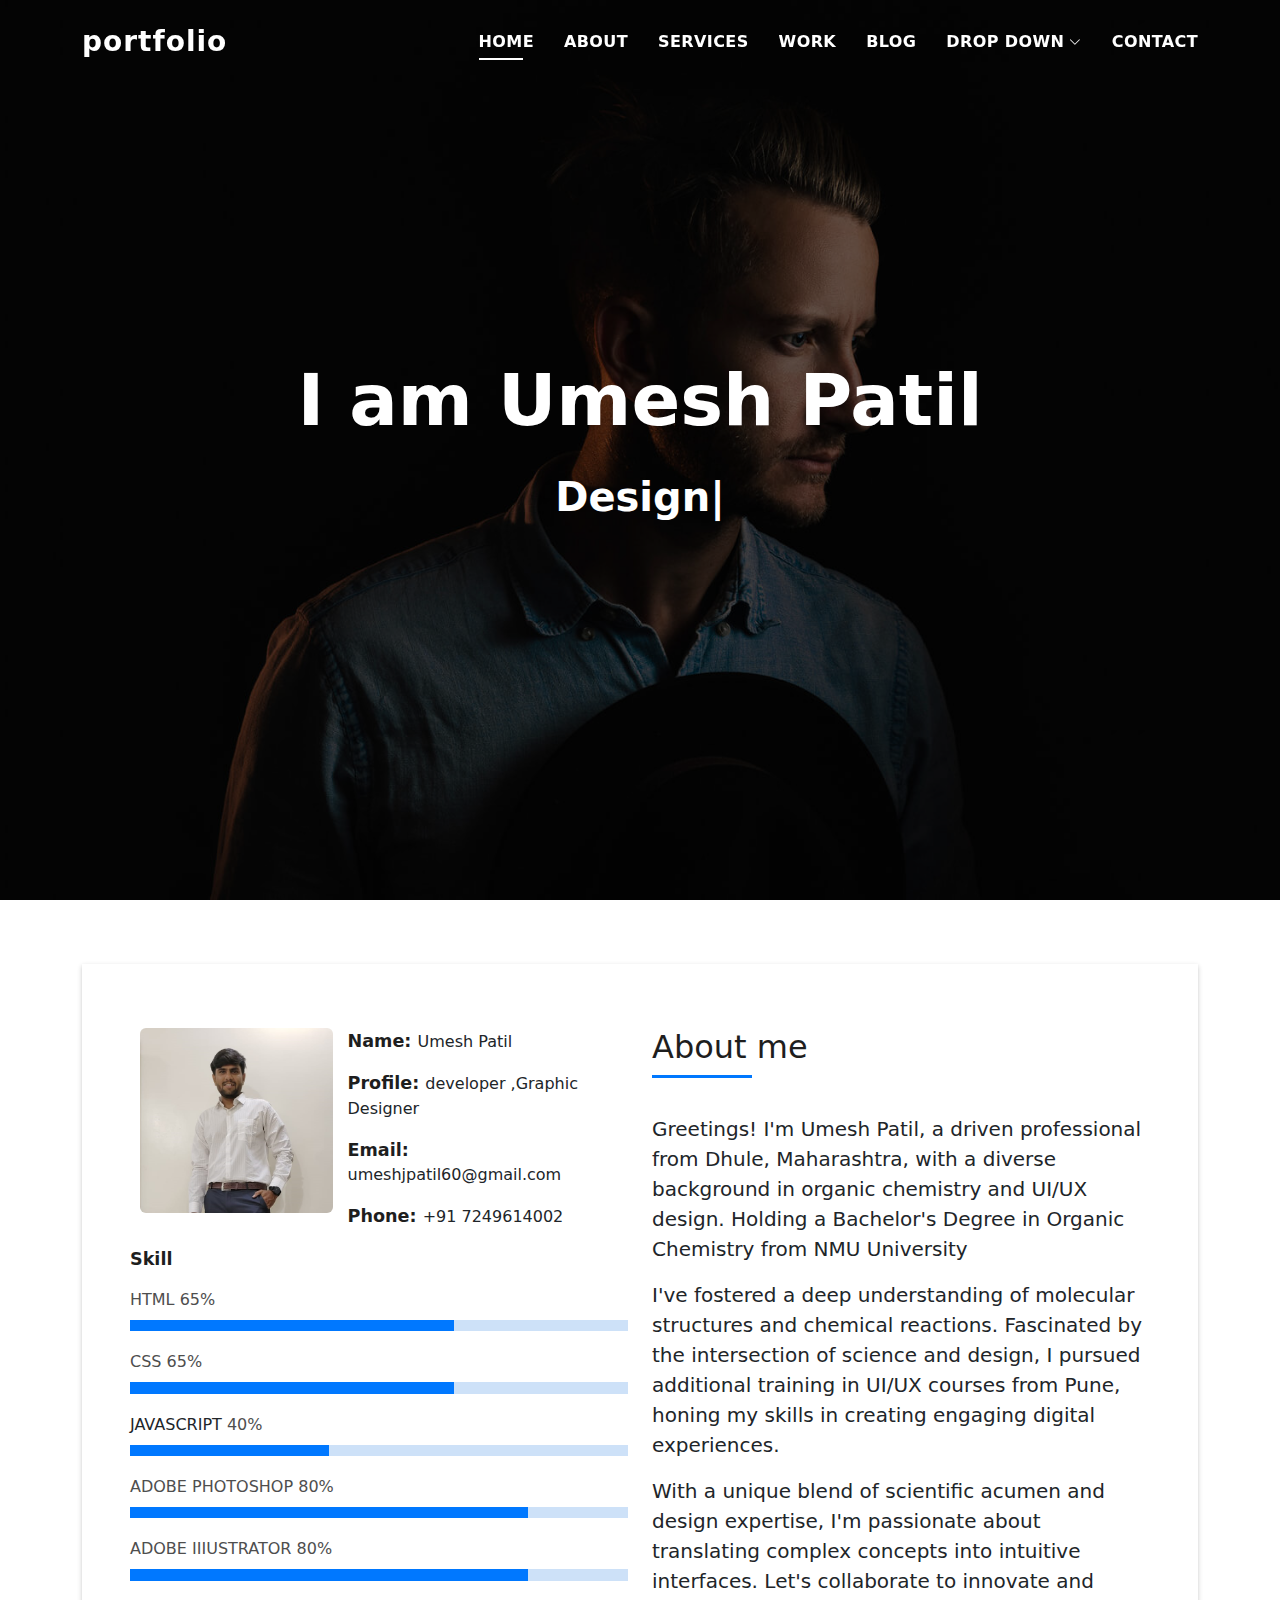
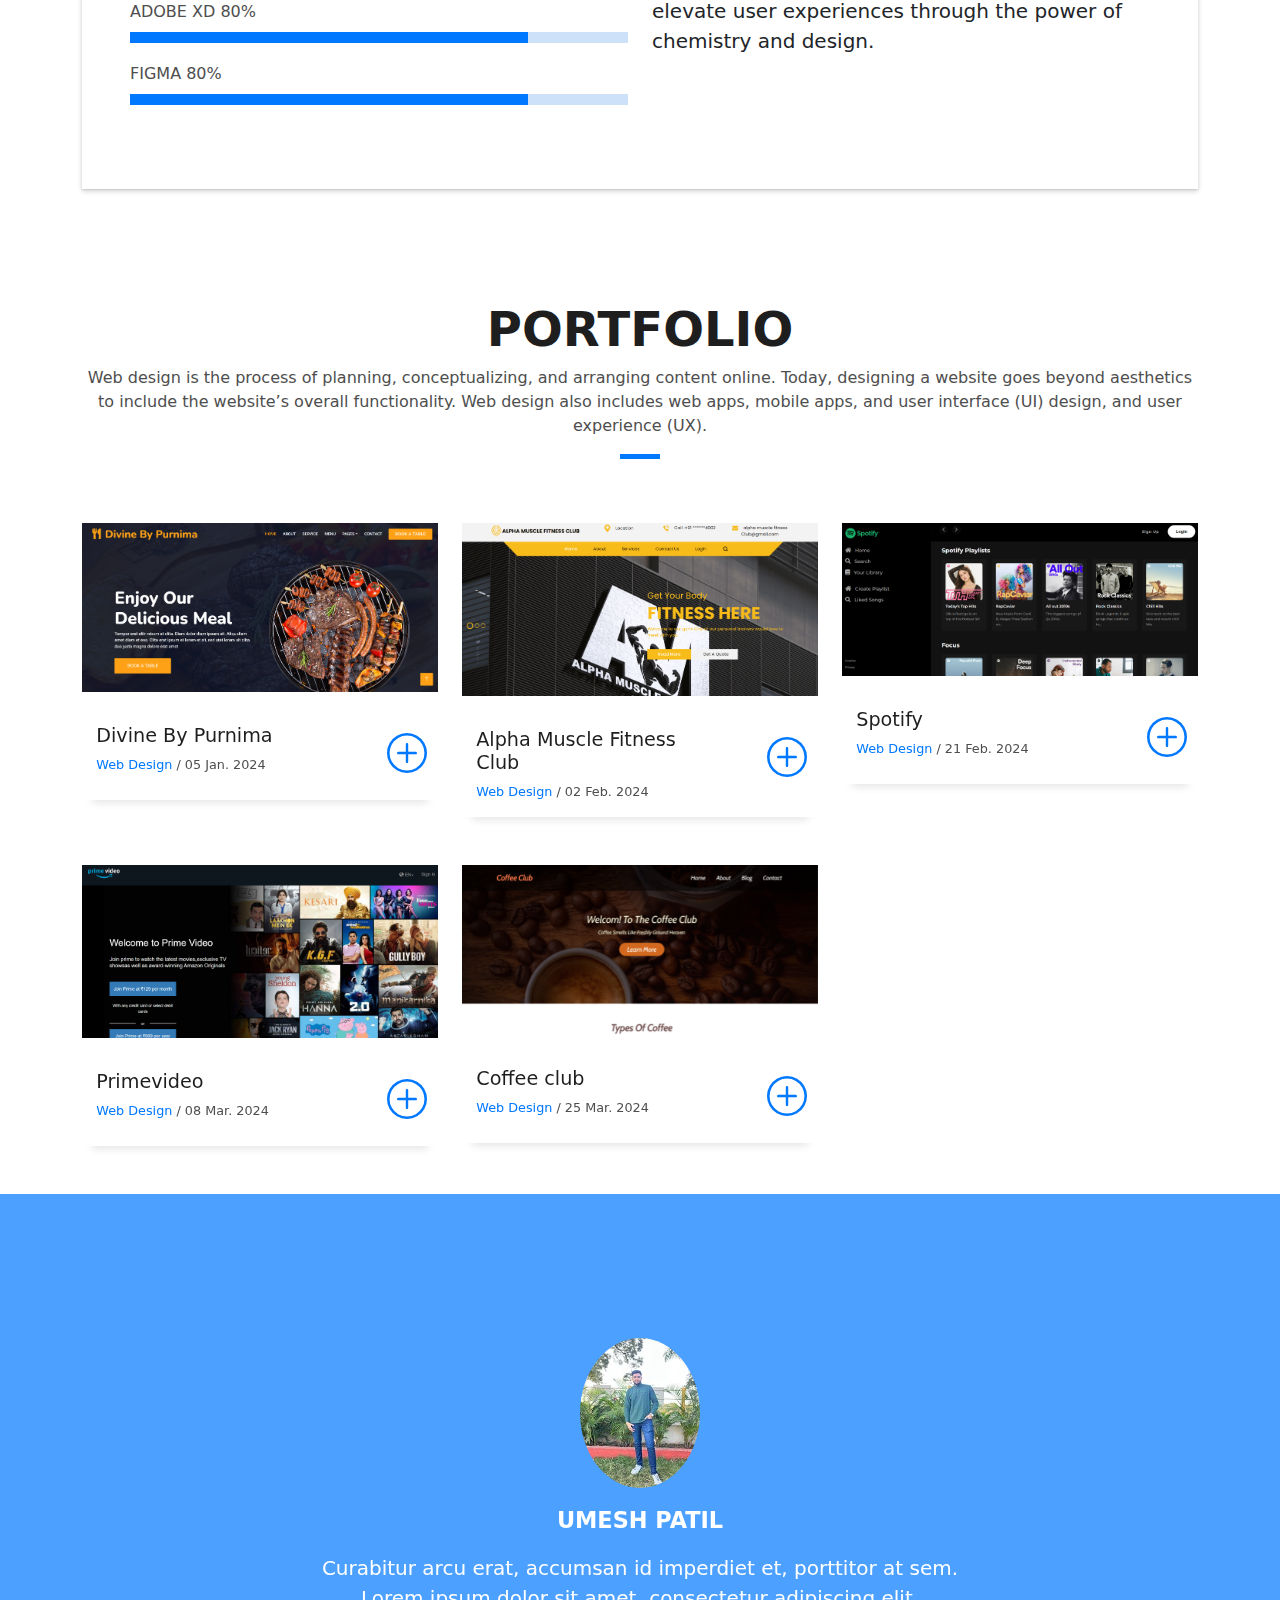
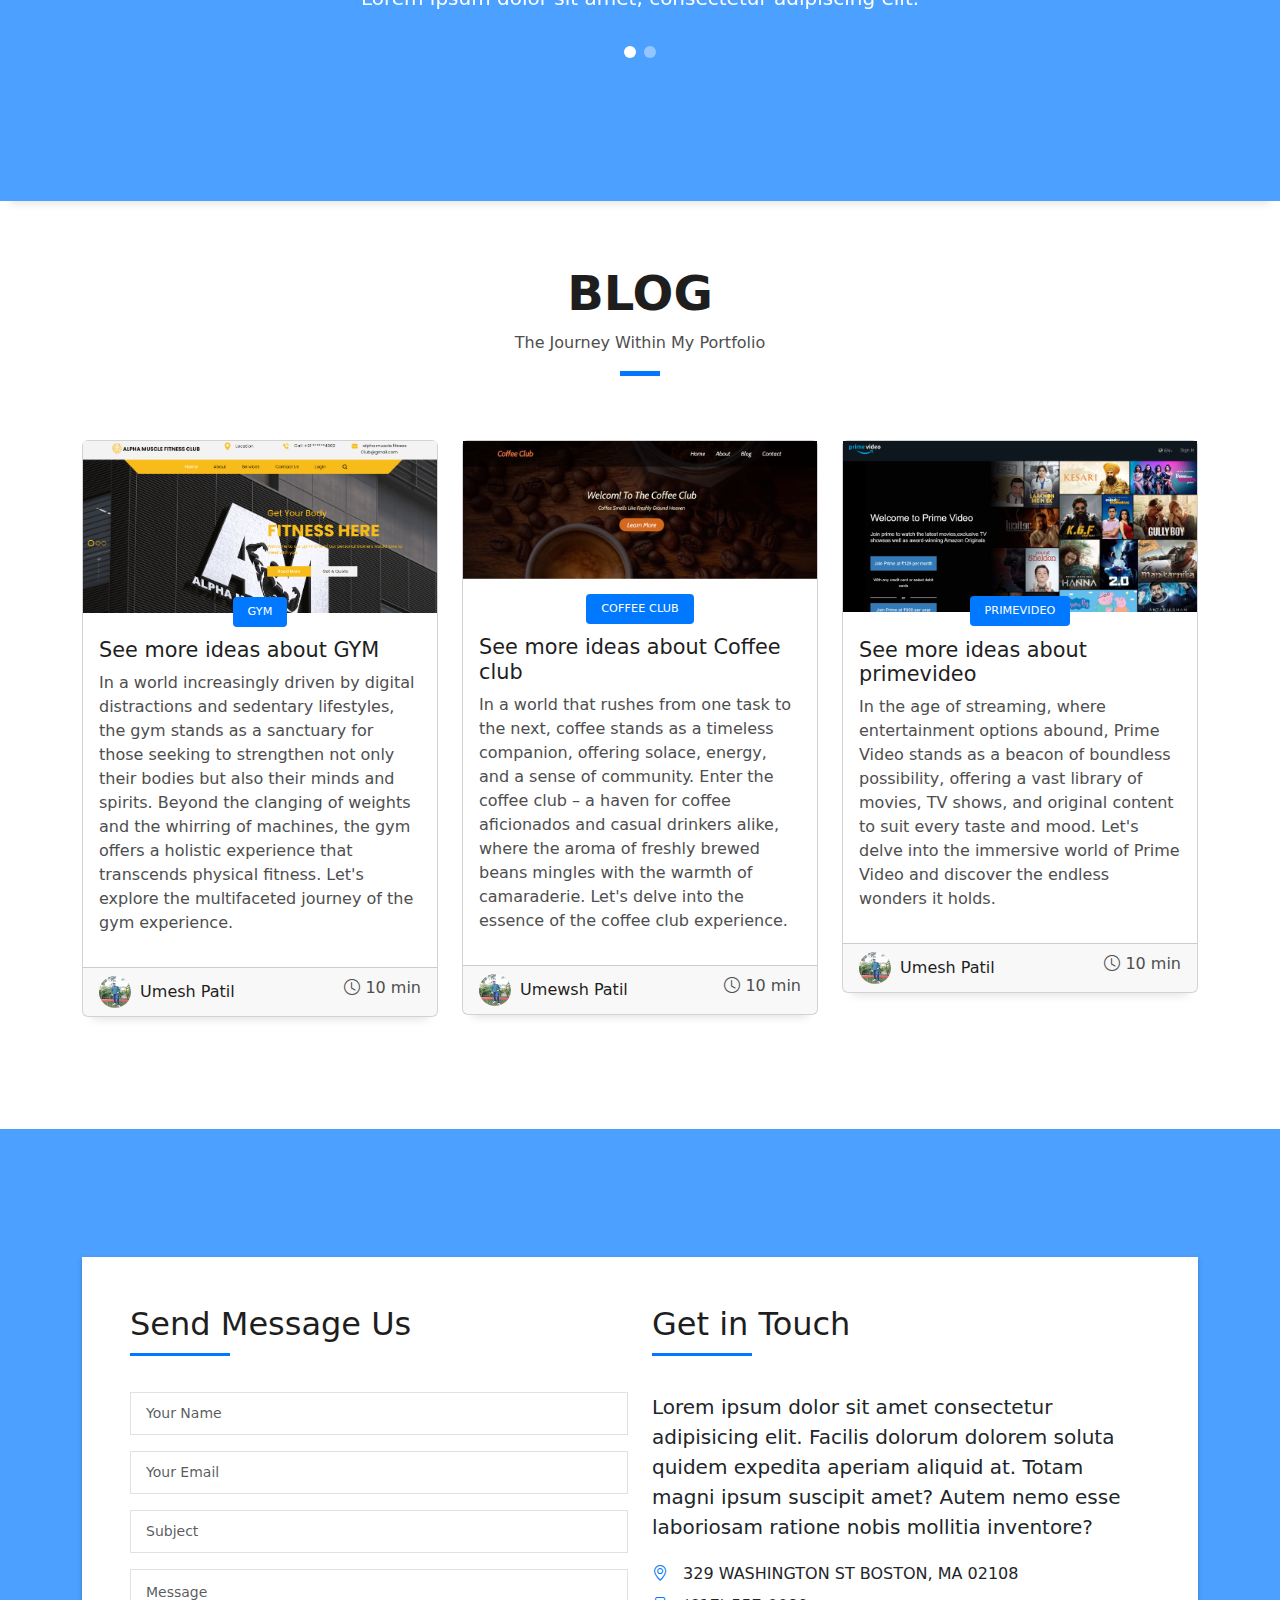
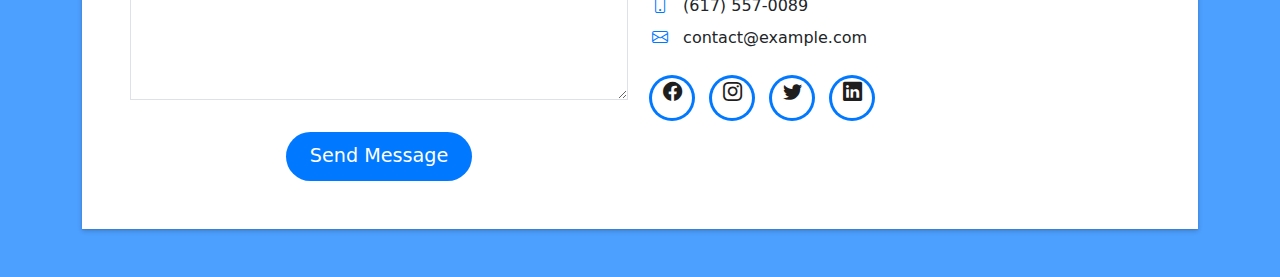
<file: DevFolio/index.html>
<!DOCTYPE html>
<html lang="en">

<head>
  <meta charset="utf-8">
  <meta content="width=device-width, initial-scale=1.0" name="viewport">

  <title> Portfolio</title>
  <meta content="" name="description">
  <meta content="" name="keywords">

  <!-- Favicons -->
  <link href="assets/img/favicon.png" rel="icon">
  <link href="assets/img/apple-touch-icon.png" rel="apple-touch-icon">

  <!-- Vendor CSS Files -->
  <link href="assets/vendor/bootstrap/css/bootstrap.min.css" rel="stylesheet">
  <link href="assets/vendor/bootstrap-icons/bootstrap-icons.css" rel="stylesheet">
  <link href="assets/vendor/glightbox/css/glightbox.min.css" rel="stylesheet">
  <link href="assets/vendor/swiper/swiper-bundle.min.css" rel="stylesheet">
  <link href="https://cdnjs.cloudflare.com/ajax/libs/font-awesome/6.5.1/css/all.min.css">

  <link href="assets/css/style.css" rel="stylesheet">

  
</head>

<body>

  <!-- ======= Header ======= -->
  <header id="header" class="fixed-top">
    <div class="container d-flex align-items-center justify-content-between">

      <h1 class="logo"><a href="index.html">portfolio</a></h1>
      <!-- Uncomment below if you prefer to use an image logo -->
      <!-- <a href="index.html" class="logo"><img src="assets/img/logo.png" alt="" class="img-fluid"></a>-->

      <nav id="navbar" class="navbar">
        <ul>
          <li><a class="nav-link scrollto active" href="#hero">Home</a></li>
          <li><a class="nav-link scrollto" href="#about">About</a></li>
          <li><a class="nav-link scrollto" href="#services">Services</a></li>
          <li><a class="nav-link scrollto " href="#work">Work</a></li>
          <li><a class="nav-link scrollto " href="#blog">Blog</a></li>
          <li class="dropdown"><a href="#"><span>Drop Down</span> <i class="bi bi-chevron-down"></i></a>
            <ul>
              <li><a href="#">Drop Down 1</a></li>
              <li class="dropdown"><a href="#"><span>Deep Drop Down</span> <i class="bi bi-chevron-right"></i></a>
                <ul>
                  <li><a href="#">Deep Drop Down 1</a></li>
                  <li><a href="#">Deep Drop Down 2</a></li>
                  <li><a href="#">Deep Drop Down 3</a></li>
                  <li><a href="#">Deep Drop Down 4</a></li>
                  <li><a href="#">Deep Drop Down 5</a></li>
                </ul>
              </li>
              <li><a href="#">Drop Down 2</a></li>
              <li><a href="#">Drop Down 3</a></li>
              <li><a href="#">Drop Down 4</a></li>
            </ul>
          </li>
          <li><a class="nav-link scrollto" href="#contact">Contact</a></li>
        </ul>
        <i class="bi bi-list mobile-nav-toggle"></i>
      </nav><!-- .navbar -->

    </div>
  </header><!-- End Header -->

  <!-- ======= Hero Section ======= -->
  <div id="hero" class="hero route bg-image" style="background-image: url(assets/img/hero-bg.jpg)">
    <div class="overlay-itro"></div>
    <div class="hero-content display-table">
      <div class="table-cell">
        <div class="container">
          <!--<p class="display-6 color-d">Hello, world!</p>-->
          <h1 class="hero-title mb-4">I am Umesh Patil</h1>
          <p class="hero-subtitle"><span class="typed" data-typed-items="Designer, Developer, Freelancer, Photographer"></span></p>
          <!-- <p class="pt-3"><a class="btn btn-primary btn js-scroll px-4" href="#about" role="button">Learn More</a></p> -->
        </div>
      </div>
    </div>
  </div><!-- End Hero Section -->

  <main id="main">

    <!-- ======= About Section ======= -->
    <section id="about" class="about-mf sect-pt4 route">
      <div class="container">
        <div class="row">
          <div class="col-sm-12">
            <div class="box-shadow-full">
              <div class="row">
                <div class="col-md-6">
                  <div class="row">
                    <div class="col-sm-6 col-md-5">
                      <div class="about-img">
                        <img src="assets/img/POT img12.png" class = "img-fluid rounded b-shadow-a" alt="">
                      </div>
                    </div>
                    <div class="col-sm-6 col-md-7">
                      <div class="about-info">
                        <p><span class="title-s">Name: </span> <span>Umesh Patil</span></p>
                        <p><span class="title-s">Profile: </span> <span>developer ,Graphic Designer</span></p>
                        <p><span class="title-s">Email: </span> <span>umeshjpatil60@gmail.com</span></p>
                        <p><span class="title-s">Phone: </span> <span>+91 7249614002</span></p>
                      </div>
                    </div>
                  </div>
                  <div class="skill-mf">
                    <p class="title-s">Skill</p>
                    <span>HTML</span> <span class="pull-right">65%</span>
                    <div class="progress">
                      <div class="progress-bar" role="progressbar" style="width: 65%;" aria-valuenow="65" aria-valuemin="0" aria-valuemax="100"></div>
                    </div>
                    <span>CSS</span> <span class="pull-right">65%</span>
                    <div class="progress">
                      <div class="progress-bar" role="progressbar" style="width: 65%" aria-valuenow="65" aria-valuemin="0" aria-valuemax="100"></div>
                    </div>
                    <span></span>JAVASCRIPT <span class="pull-right">40%</span>
                    <div class="progress">
                      <div class="progress-bar" role="progressbar" style="width: 40%" aria-valuenow="40" aria-valuemin="0" aria-valuemax="100"></div>
                    </div>
                    <span>ADOBE PHOTOSHOP</span> <span class="pull-right">80%</span>
                    <div class="progress">
                      <div class="progress-bar" role="progressbar" style="width: 80%" aria-valuenow="80" aria-valuemin="0" aria-valuemax="100"></div>
                    </div>
                    <span>ADOBE IIIUSTRATOR</span> <span class="pull-right">80%</span>
                    <div class="progress">
                      <div class="progress-bar" role="progressbar" style="width: 80%" aria-valuenow="80" aria-valuemin="0" aria-valuemax="100"></div>
                    </div>
                    <span>ADOBE XD </span> <span class="pull-right">80%</span>
                    <div class="progress">
                      <div class="progress-bar" role="progressbar" style="width: 80%" aria-valuenow="80" aria-valuemin="0" aria-valuemax="100"></div>
                    </div>
                    <span>FIGMA</span> <span class="pull-right">80%</span>
                    <div class="progress">
                      <div class="progress-bar" role="progressbar" style="width: 80%" aria-valuenow="80" aria-valuemin="0" aria-valuemax="100"></div>
                    </div>
                  </div>
                </div>
                <div class="col-md-6">
                  <div class="about-me pt-4 pt-md-0">
                    <div class="title-box-2">
                      <h5 class="title-left">
                        About me
                      </h5>
                    </div>
                    <p class="lead">
                      Greetings! I'm Umesh Patil, a driven professional from Dhule, Maharashtra, 
                      with a diverse background in organic chemistry and UI/UX design. 
                      Holding a Bachelor's Degree in Organic Chemistry from NMU University
                    </p>
                    <p class="lead">
                      I've fostered a deep understanding of molecular structures and chemical reactions. 
                      Fascinated by the intersection of science and design, I pursued additional training 
                      in UI/UX courses from Pune, honing my skills in creating engaging digital experiences. 
                    </p>
                    <p class="lead">
                      With a unique blend of scientific acumen and design expertise, 
                      I'm passionate about translating complex concepts into intuitive interfaces.
                       Let's collaborate to innovate and elevate user experiences through the power of chemistry and design.
                    </p>
                  </div>
                </div>
              </div>
            </div>
          </div>
        </div>
      </div>
    </section><!-- End About Section -->

    <!-- ======= Services Section ======= -->
    <!-- <section id="services" class="services-mf pt-5 route">
      <div class="container">
        <div class="row">
          <div class="col-sm-12">
            <div class="title-box text-center">
              <h3 class="title-a">
                Services
              </h3>
              <p class="subtitle-a">
                Lorem ipsum, dolor sit amet consectetur adipisicing elit.
              </p>
              <div class="line-mf"></div>
            </div>
          </div>
        </div>
          <div class="col-md-4">
            <div class="service-box">
              <div class="service-ico">

                <a href="/assets/img/ILLUSTRATOR 1.jpg"span class="ico-circle"><i class="bi bi-card-checklist"></i></span></a></br></br>
                <a href="/assets/img/ILLUSTRATOR 1.jpg"span class="ico-circle"><i class="bi bi-card-checklist"></i></span></a>
                
              </div>
              <div class="service-content">
                <h2 class="s-title">Adobe Iiiustrator</h2>
                <p class="s-description text-center">
                  Adobe Illustrator is the industry-standard vector graphics software that's used by 
                  millions of designers and artists to create everything from gorgeous web and mobile
                   graphics to logos, icons, book illustrations, product packaging, and billboards.
                </p>
              </div>
            </div>
          </div>
          <div class="col-md-4">
            <div class="service-box">
              <div class="service-ico">
                <span class="ico-circle"><i class="bi bi-bar-chart"></i></span>
              </div>
              <div class="service-content">
                <h2 class="s-title">Photoshop</h2>
                <p class="s-description text-center">
                  Lorem ipsum dolor sit amet consectetur adipisicing elit. Magni adipisci eaque autem fugiat! Quia,
                  provident vitae! Magni
                  tempora perferendis eum non provident.
                </p>
              </div>
            </div>
          </div>
          <div class="col-md-4">
            <div class="service-box">
              <div class="service-ico">
                <span class="ico-circle"><i class="bi bi-binoculars"></i></span>
              </div>
              <div class="service-content">
                <h2 class="s-title">Responsive Design</h2>
                <p class="s-description text-center">
                  Lorem ipsum dolor sit amet consectetur adipisicing elit. Magni adipisci eaque autem fugiat! Quia,
                  provident vitae! Magni
                  tempora perferendis eum non provident.
                </p>
              </div>
            </div>
          </div>
          <div class="col-md-4">
            <div class="service-box">
              <div class="service-ico">
                <span class="ico-circle"><i class="bi bi-brightness-high"></i></span>
              </div>
              <div class="service-content">
                <h2 class="s-title">Graphic Design</h2>
                <p class="s-description text-center">
                  Lorem ipsum dolor sit amet consectetur adipisicing elit. Magni adipisci eaque autem fugiat! Quia,
                  provident vitae! Magni
                  tempora perferendis eum non provident.
                </p>
              </div>
            </div>
          </div>
          <div class="col-md-4">
            <div class="service-box">
              <div class="service-ico">
                <span class="ico-circle"><i class="bi bi-calendar4-week"></i></span>
              </div>
              <div class="service-content">
                <h2 class="s-title">Marketing Services</h2>
                <p class="s-description text-center">
                  Lorem ipsum dolor sit amet consectetur adipisicing elit. Magni adipisci eaque autem fugiat! Quia,
                  provident vitae! Magni
                  tempora perferendis eum non provident.
                </p>
              </div>
            </div>
          </div>
        </div>
      </div>
    </section>End Services Section -->

    <!-- ======= Counter Section ======= -->
    <!-- <div class="section-counter paralax-mf bg-image" style="background-image: url(assets/img/counters-bg.jpg)">
      <div class="overlay-mf"></div>
      <div class="container position-relative">
        <div class="row">
          <div class="col-sm-3 col-lg-3">
            <div class="counter-box counter-box pt-4 pt-md-0">
              <div class="counter-ico">
                <span class="ico-circle"><i class="bi bi-check"></i></span>
              </div>
              <div class="counter-num">
                <p data-purecounter-start="0" data-purecounter-end="450" data-purecounter-duration="1" class="counter purecounter"></p>
                <span class="counter-text">WORKS COMPLETED</span>
              </div>
            </div>
          </div>
          <div class="col-sm-3 col-lg-3">
            <div class="counter-box pt-4 pt-md-0">
              <div class="counter-ico">
                <span class="ico-circle"><i class="bi bi-journal-richtext"></i></span>
              </div>
              <div class="counter-num">
                <p data-purecounter-start="0" data-purecounter-end="25" data-purecounter-duration="1" class="counter purecounter"></p>
                <span class="counter-text">YEARS OF EXPERIENCE</span>
              </div>
            </div>
          </div>
          <div class="col-sm-3 col-lg-3">
            <div class="counter-box pt-4 pt-md-0">
              <div class="counter-ico">
                <span class="ico-circle"><i class="bi bi-people"></i></span>
              </div>
              <div class="counter-num">
                <p data-purecounter-start="0" data-purecounter-end="550" data-purecounter-duration="1" class="counter purecounter"></p>
                <span class="counter-text">TOTAL CLIENTS</span>
              </div>
            </div>
          </div>
          <div class="col-sm-3 col-lg-3">
            <div class="counter-box pt-4 pt-md-0">
              <div class="counter-ico">
                <span class="ico-circle"><i class="bi bi-award"></i></span>
              </div>
              <div class="counter-num">
                <p data-purecounter-start="0" data-purecounter-end="48" data-purecounter-duration="1" class="counter purecounter"></p>
                <span class="counter-text">AWARD WON</span>
              </div>
            </div>
          </div>
        </div>
      </div>
    </div>End Counter Section -->

    <!-- ======= Portfolio Section ======= -->
    <section id="work" class="portfolio-mf sect-pt4 route">
      <div class="container">
        <div class="row">
          <div class="col-sm-12">
            <div class="title-box text-center">
              <h3 class="title-a">
                Portfolio
              </h3>
              <p class="subtitle-a">
                Web design is the process of planning, conceptualizing, and arranging content online. 
                  Today, designing a website goes beyond aesthetics to include the website’s overall functionality.
                   Web design also includes web apps, mobile apps, and user interface (UI) design, and user experience (UX). 
              </p>
              <div class="line-mf"></div>
            </div>
          </div>
        </div>
        <div class="row">
          <div class="col-md-4">
            <div class="work-box">
              <a href="assets/img/Screenshot (6).png" data-gallery="portfolioGallery" class="portfolio-lightbox">
                <div class="work-img">
                  <img src="assets/img/Screenshot (6).png" alt="" class="img-fluid">
                </div>
              </a>
              <div class="work-content">
                <div class="row">
                  <div class="col-sm-8">
                    <h2 class="w-title">Divine By Purnima</h2>
                    <div class="w-more">
                      <span class="w-ctegory">Web Design</span> / <span class="w-date">05 Jan. 2024</span>
                    </div>
                  </div>
                  <div class="col-sm-4">
                    <div class="w-like">
                      <a href="http://127.0.0.1:5502/Project/Divine%20By%20Purnima%20Restaurant/bootstrap-restaurant-template/index.html"span class="bi bi-plus-circle" ></span></a>
                      <a href="http://127.0.0.1:5502/Project/Divine%20By%20Purnima%20Restaurant/bootstrap-restaurant-template/index.html"></a>
                    </div>
                  </div>
                </div>
              </div>
            </div>
          </div>
          <div class="col-md-4">
            <div class="work-box">
              <a href="assets/img/Screenshot (4).png" data-gallery="portfolioGallery" class="portfolio-lightbox">
                <div class="work-img">
                  <img src="assets/img/Screenshot (4).png" alt="" class="img-fluid">
                </div>
              </a>
              <div class="work-content">
                <div class="row">
                  <div class="col-sm-8">
                    <h2 class="w-title">Alpha Muscle Fitness Club</h2>
                    <div class="w-more">
                      <span class="w-ctegory">Web Design</span> / <span class="w-date">02 Feb. 2024</span>
                    </div>
                  </div>
                  <div class="col-sm-4">
                    <div class="w-like">
                      <a href="http://127.0.0.1:5502/Project/Alpha%20Muscle%20Fitness%20Club/energym-html/index.html"> <span class="bi bi-plus-circle"></span></a>
                    </div>
                  </div>
                </div>
              </div>
            </div>
          </div>
          <div class="col-md-4">
            <div class="work-box">
              <a href="assets/img/Screenshot (8).png" data-gallery="portfolioGallery" class="portfolio-lightbox">
                <div class="work-img">
                  <img src="assets/img/Screenshot (8).png" alt="" class="img-fluid">
                </div>
              </a>
              <div class="work-content">
                <div class="row">
                  <div class="col-sm-8">
                    <h2 class="w-title">Spotify</h2>
                    <div class="w-more">
                      <span class="w-ctegory">Web Design</span> / <span class="w-date">21 Feb. 2024</span>
                    </div>
                  </div>
                  <div class="col-sm-4">
                    <div class="w-like">
                      <a href="http://127.0.0.1:5501/index.html"> <span class="bi bi-plus-circle"></span></a>
                    </div>
                  </div>
                </div>
              </div>
            </div>
          </div>
          <div class="col-md-4">
            <div class="work-box">
              <a href="assets/img/Screenshot (7).png" data-gallery="portfolioGallery" class="portfolio-lightbox">
                <div class="work-img">
                  <img src="assets/img/Screenshot (7).png" alt="" class="img-fluid">
                </div>
              </a>
              <div class="work-content">
                <div class="row">
                  <div class="col-sm-8">
                    <h2 class="w-title">Primevideo</h2>
                    <div class="w-more">
                      <span class="w-ctegory">Web Design</span> / <span class="w-date">08 Mar. 2024</span>
                    </div>
                  </div>
                  <div class="col-sm-4">
                    <div class="w-like">
                      <a href="http://127.0.0.1:5502/Project/primevideo/dist/index.html"> <span class="bi bi-plus-circle"></span></a>
                    </div>
                  </div>
                </div>
              </div>
            </div>
          </div>

          <div class="col-md-4">
            <div class="work-box">
              <a href="assets/img/Screenshot (5).png" data-gallery="portfolioGallery" class="portfolio-lightbox">
                <div class="work-img">
                  <img src="assets/img/Screenshot (5).png" alt="" class="img-fluid">
                </div>
              </a>
              <div class="work-content">
                <div class="row">
                  <div class="col-sm-8">
                    <h2 class="w-title">Coffee club</h2>
                    <div class="w-more">
                      <span class="w-ctegory">Web Design</span> / <span class="w-date">25 Mar. 2024</span>
                    </div>
                  </div>
                  <div class="col-sm-4">
                    <div class="w-like">
                      <a href="http://127.0.0.1:5502/Project/Coffee%20club/index.html"> <span class="bi bi-plus-circle"></span></a>
                    </div>
                  </div>
                </div>
              </div>
            </div>
          </div>    
    </section><!-- End Portfolio Section -->

    <!-- ======= Testimonials Section ======= -->
    <div class="testimonials paralax-mf bg-image" style="background-image: url(assets/img/overlay-bg.jpg)">
      <div class="overlay-mf"></div>
      <div class="container">
        <div class="row">
          <div class="col-md-12">

            <div class="testimonials-slider swiper" data-aos="fade-up" data-aos-delay="100">
              <div class="swiper-wrapper">

                <div class="swiper-slide">
                  <div class="testimonial-box">
                    <div class="author-test">
                      <img src="assets/img/pot img11.jpg" alt="" class="rounded-circle b-shadow-a">
                      <span class="author">Umesh Patil</span>
                    </div>
                    <div class="content-test">
                      <p class="description lead">
                        Curabitur arcu erat, accumsan id imperdiet et, porttitor at sem. Lorem ipsum dolor sit amet,
                        consectetur adipiscing elit.
                      </p>
                    </div>
                  </div>
                </div><!-- End testimonial item -->

                <div class="swiper-slide">
                  <div class="testimonial-box">
                    <div class="author-test">
                      <img src="assets/img/pot img11.jpg" alt="" class="rounded-circle b-shadow-a">
                      <span class="author">Umesh Patil</span>
                    </div>
                    <div class="content-test">
                      <p class="description lead">
                        Curabitur arcu erat, accumsan id imperdiet et, porttitor at sem. Lorem ipsum dolor sit amet,
                        consectetur adipiscing elit.
                      </p>
                    </div>
                  </div>
                </div><!-- End testimonial item -->
              </div>
              <div class="swiper-pagination"></div>
            </div>

            <!-- <div id="testimonial-mf" class="owl-carousel owl-theme">
          
        </div> -->
          </div>
        </div>
      </div>
    </div><!-- End Testimonials Section -->

    <!-- ======= Blog Section ======= -->
    <section id="blog" class="blog-mf sect-pt4 route">
      <div class="container">
        <div class="row">
          <div class="col-sm-12">
            <div class="title-box text-center">
              <h3 class="title-a">
                Blog
              </h3>
              <p class="subtitle-a">
                The Journey Within My Portfolio
              </p>
              <div class="line-mf"></div>
            </div>
          </div>
        </div>
        <div class="row">
          <div class="col-md-4">
            <div class="card card-blog">
              <div class="card-img">
                <a href="blog-single.html"><img src="/DevFolio/assets/img/Screenshot (4).png" alt="" class="img-fluid"></a>
              </div>
              <div class="card-body">
                <div class="card-category-box">
                  <div class="card-category">
                    <h6 class="category">GYM</h6>
                  </div>
                </div>
                <h3 class="card-title"><a href="blog-single.html">See more ideas about GYM</a></h3>
                <p class="card-description">
                  In a world increasingly driven by digital distractions and sedentary lifestyles, 
                  the gym stands as a sanctuary for those seeking to strengthen not only their bodies 
                  but also their minds and spirits. Beyond the clanging of weights and the whirring of machines, 
                  the gym offers a holistic experience that transcends physical fitness. Let's explore the multifaceted 
                  journey of the gym experience.
                </p>
              </div>
              <div class="card-footer">
                <div class="post-author">
                  <a href="#">
                    <img src="/DevFolio/assets/img/pot img11.jpg" alt="" class="avatar rounded-circle">
                    <span class="author">Umesh Patil</span>
                  </a>
                </div>
                <div class="post-date">
                  <span class="bi bi-clock"></span> 10 min
                </div>
              </div>
            </div>
          </div>
          <div class="col-md-4">
            <div class="card card-blog">
              <div class="card-img">
                <a href="blog-single.html"><img src="assets//img/Screenshot (5).png" alt="" class="img-fluid"></a>
              </div>
              <div class="card-body">
                <div class="card-category-box">
                  <div class="card-category">
                    <h6 class="category">Coffee Club</h6>
                  </div>
                </div>
                <h3 class="card-title"><a href="blog-single.html">See more ideas about Coffee club</a></h3>
                <p class="card-description">
                  In a world that rushes from one task to the next, coffee stands as a timeless companion,
                   offering solace, energy, and a sense of community. Enter the coffee club – a haven for 
                   coffee aficionados and casual drinkers alike, where the aroma of freshly brewed beans mingles
                    with the warmth of camaraderie. Let's delve into the essence of the coffee club experience.
                </p>
              </div>
              <div class="card-footer">
                <div class="post-author">
                  <a href="#">
                    <img src="/DevFolio/assets/img/pot img11.jpg" alt="" class="avatar rounded-circle">
                    <span class="author">Umewsh Patil</span>
                  </a>
                </div>
                <div class="post-date">
                  <span class="bi bi-clock"></span> 10 min
                </div>
              </div>
            </div>
          </div>
          <div class="col-md-4">
            <div class="card card-blog">
              <div class="card-img">
                <a href="blog-single.html"><img src="assets/img/Screenshot (7).png" alt="" class="img-fluid"></a>
              </div>
              <div class="card-body">
                <div class="card-category-box">
                  <div class="card-category">
                    <h6 class="category">primevideo</h6>
                  </div>
                </div>
                <h3 class="card-title"><a href="blog-single.html">See more ideas about primevideo</a></h3>
                <p class="card-description">
                  In the age of streaming, where entertainment options abound, Prime Video stands as a 
                  beacon of boundless possibility, offering a vast library of movies, TV shows, and 
                  original content to suit every taste and mood. Let's delve into the immersive world
                  of Prime Video and discover the endless wonders it holds.
                </p>
              </div>
              <div class="card-footer">
                <div class="post-author">
                  <a href="#">
                    <img src="assets/img/pot img11.jpg" alt="" class="avatar rounded-circle">
                    <span class="author">Umesh Patil</span>
                  </a>
                </div>
                <div class="post-date">
                  <span class="bi bi-clock"></span> 10 min
                </div>
              </div>
            </div>
          </div>
        </div>
      </div>
    </section><!-- End Blog Section -->

    <!-- ======= Contact Section ======= -->
    <section id="contact" class="paralax-mf footer-paralax bg-image sect-mt4 route" style="background-image: url(assets/img/overlay-bg.jpg)">
      <div class="overlay-mf"></div>
      <div class="container">
        <div class="row">
          <div class="col-sm-12">
            <div class="contact-mf">
              <div id="contact" class="box-shadow-full">
                <div class="row">
                  <div class="col-md-6">
                    <div class="title-box-2">
                      <h5 class="title-left">
                        Send Message Us
                      </h5>
                    </div>
                    <div>
                      <form action="forms/contact.php" method="post" role="form" class="php-email-form">
                        <div class="row">
                          <div class="col-md-12 mb-3">
                            <div class="form-group">
                              <input type="text" name="name" class="form-control" id="name" placeholder="Your Name" required>
                            </div>
                          </div>
                          <div class="col-md-12 mb-3">
                            <div class="form-group">
                              <input type="email" class="form-control" name="email" id="email" placeholder="Your Email" required>
                            </div>
                          </div>
                          <div class="col-md-12 mb-3">
                            <div class="form-group">
                              <input type="text" class="form-control" name="subject" id="subject" placeholder="Subject" required>
                            </div>
                          </div>
                          <div class="col-md-12">
                            <div class="form-group">
                              <textarea class="form-control" name="message" rows="5" placeholder="Message" required></textarea>
                            </div>
                          </div>
                          <div class="col-md-12 text-center my-3">
                            <div class="loading">Loading</div>
                            <div class="error-message"></div>
                            <div class="sent-message">Your message has been sent. Thank you!</div>
                          </div>
                          <div class="col-md-12 text-center">
                            <button type="submit" class="button button-a button-big button-rouded">Send Message</button>
                          </div>
                        </div>
                      </form>
                    </div>
                  </div>
                  <div class="col-md-6">
                    <div class="title-box-2 pt-4 pt-md-0">
                      <h5 class="title-left">
                        Get in Touch
                      </h5>
                    </div>
                    <div class="more-info">
                      <p class="lead">
                        Lorem ipsum dolor sit amet consectetur adipisicing elit. Facilis dolorum dolorem soluta quidem
                        expedita aperiam aliquid at.
                        Totam magni ipsum suscipit amet? Autem nemo esse laboriosam ratione nobis
                        mollitia inventore?
                      </p>
                      <ul class="list-ico">
                        <li><span class="bi bi-geo-alt"></span> 329 WASHINGTON ST BOSTON, MA 02108</li>
                        <li><span class="bi bi-phone"></span> (617) 557-0089</li>
                        <li><span class="bi bi-envelope"></span> contact@example.com</li>
                      </ul>
                    </div>
                    <div class="socials">
                      <ul>
                        <li><a href=""><span class="ico-circle"><i class="bi bi-facebook"></i></span></a></li>
                        <li><a href=""><span class="ico-circle"><i class="bi bi-instagram"></i></span></a></li>
                        <li><a href=""><span class="ico-circle"><i class="bi bi-twitter"></i></span></a></li>
                        <li><a href=""><span class="ico-circle"><i class="bi bi-linkedin"></i></span></a></li>
                      </ul>
                    </div>
                  </div>
                </div>
              </div>
            </div>
          </div>
        </div>
      </div>
    </section><!-- End Contact Section -->

  </main><!-- End #main -->
          

  <div id="preloader"></div>
  <a href="#" class="back-to-top d-flex align-items-center justify-content-center"><i class="bi bi-arrow-up-short"></i></a>

  <!-- Vendor JS Files -->
  <script src="assets/vendor/purecounter/purecounter_vanilla.js"></script>
  <script src="assets/vendor/bootstrap/js/bootstrap.bundle.min.js"></script>
  <script src="assets/vendor/glightbox/js/glightbox.min.js"></script>
  <script src="assets/vendor/swiper/swiper-bundle.min.js"></script>
  <script src="assets/vendor/typed.js/typed.umd.js"></script>
  <script src="assets/vendor/php-email-form/validate.js"></script>

  <!-- Template Main JS File -->
  <script src="assets/js/main.js"></script>

</body>

</html>
</file>
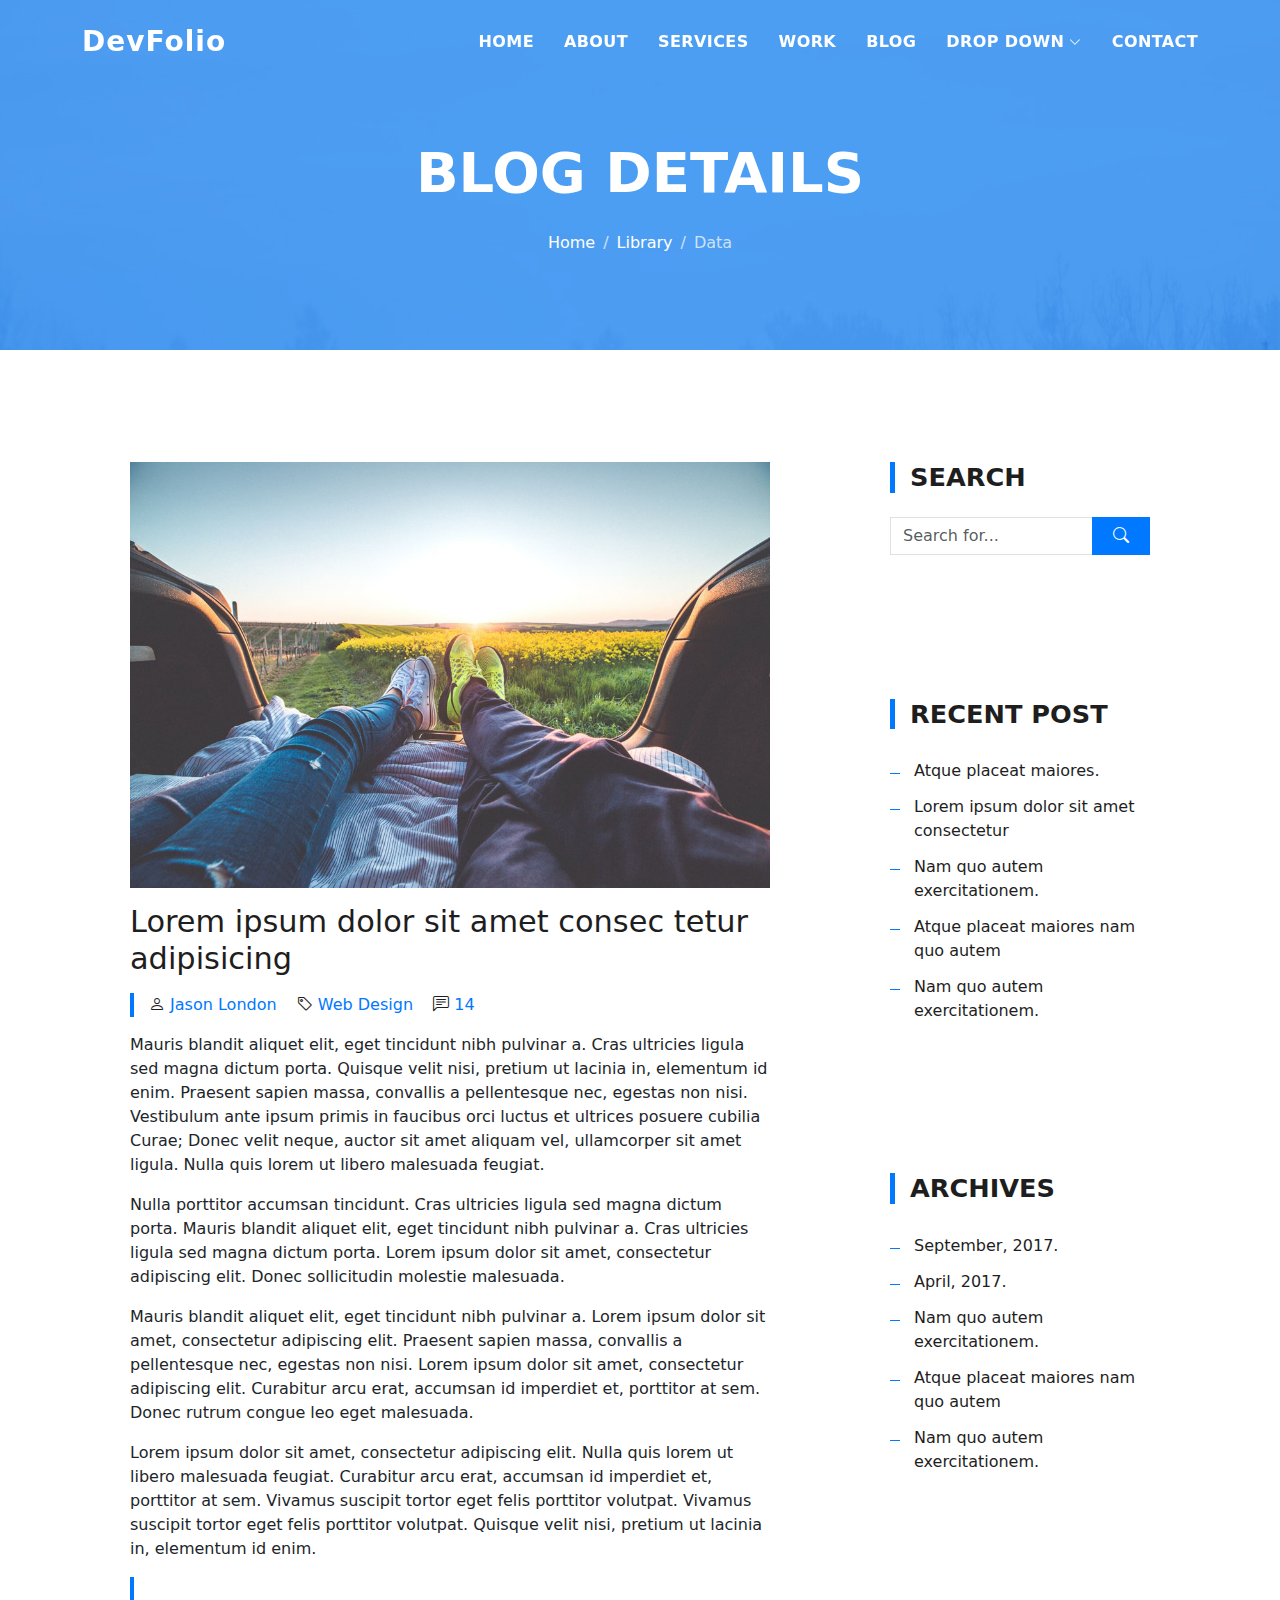
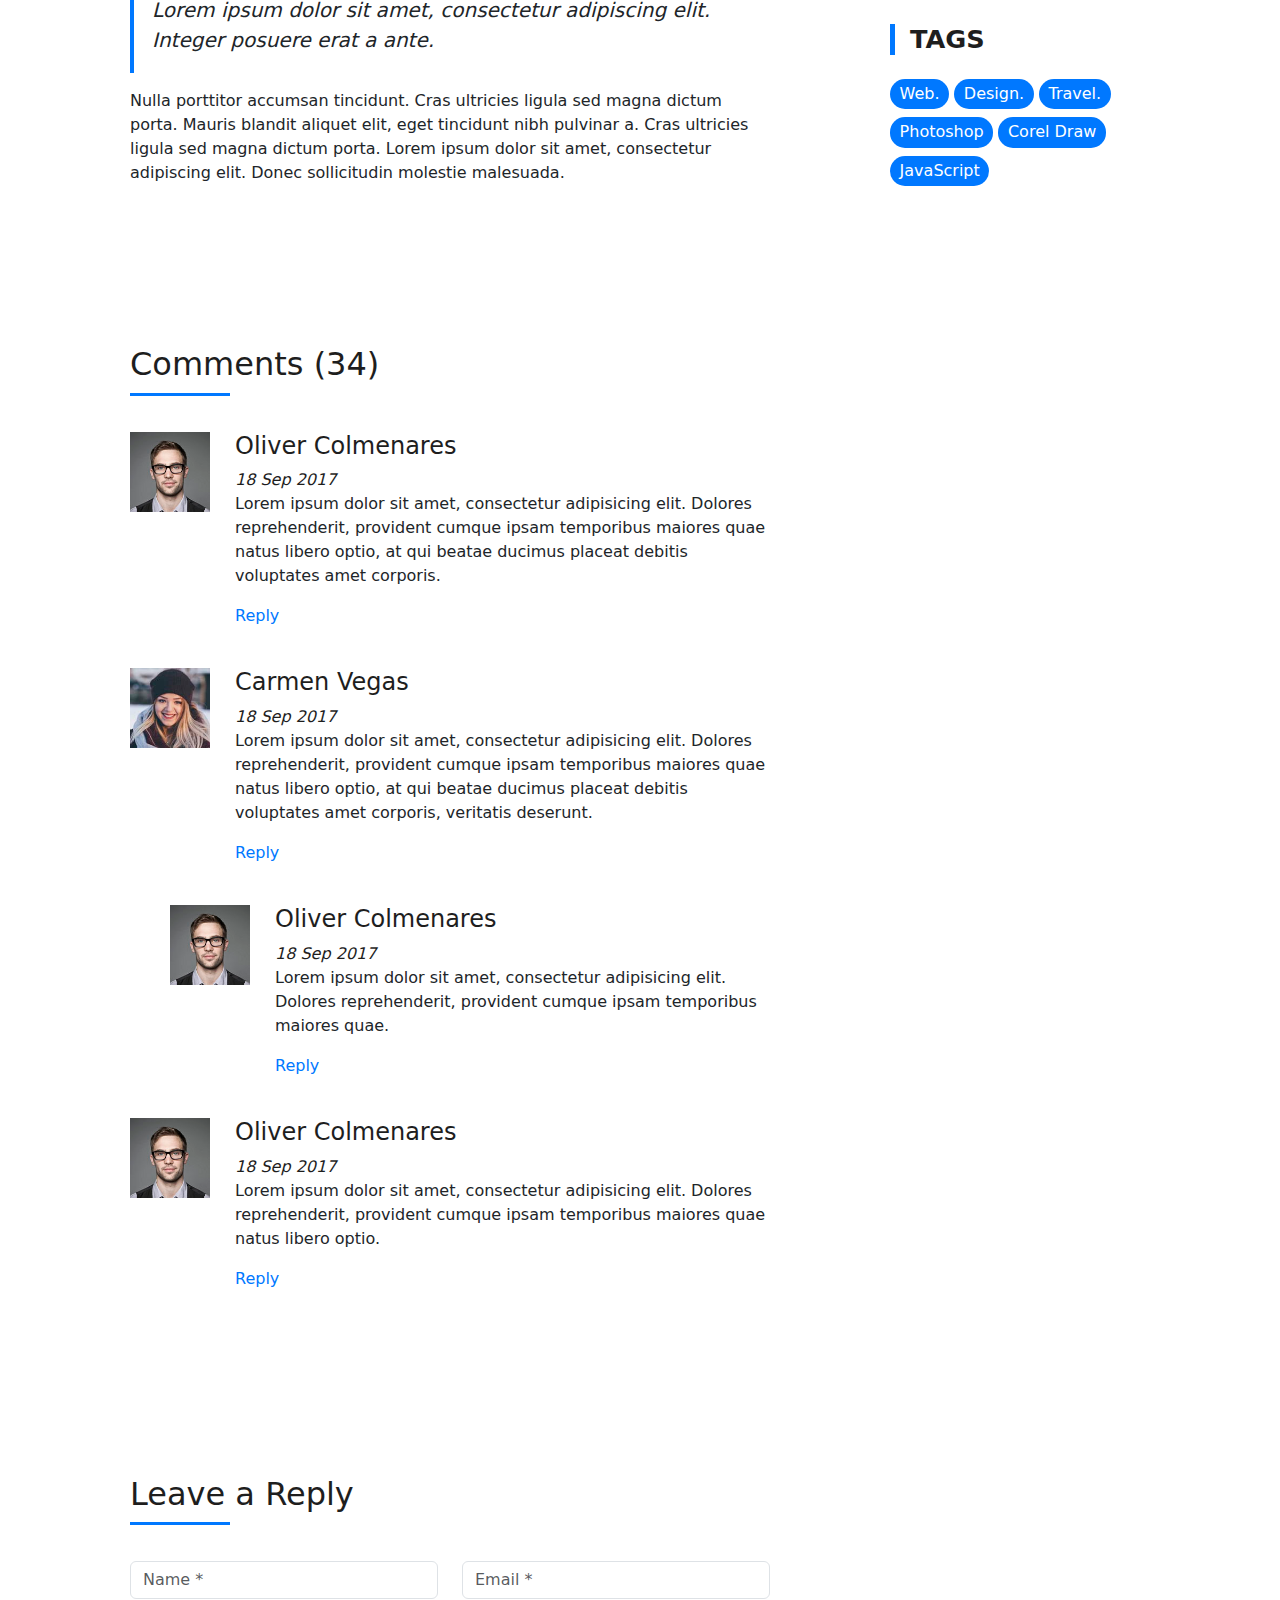
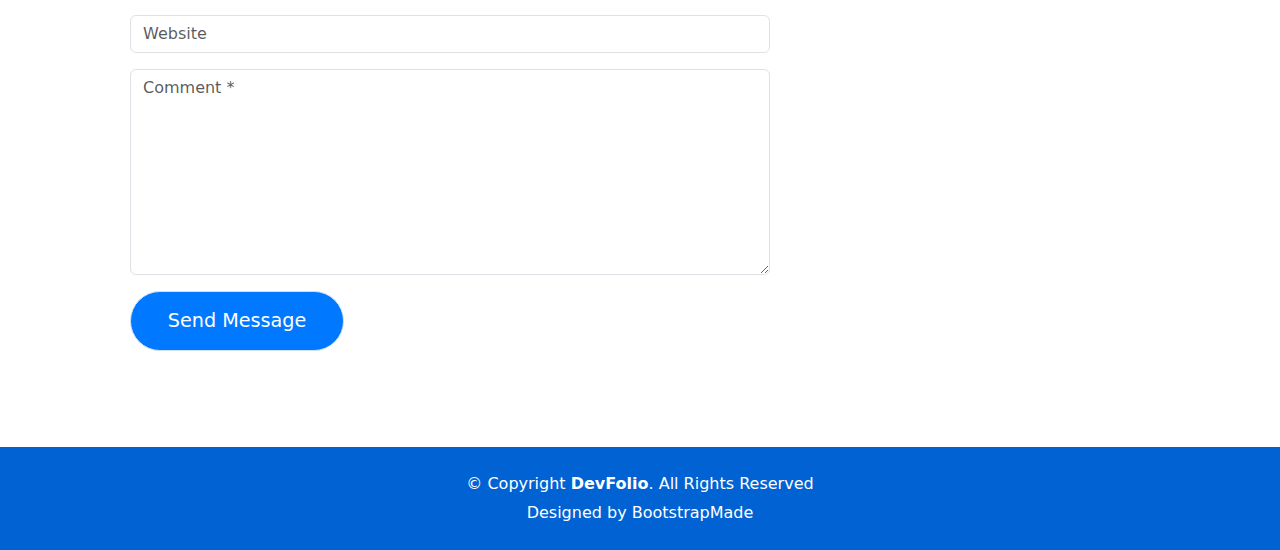
<file: DevFolio/blog-single.html>
<!DOCTYPE html>
<html lang="en">

<head>
  <meta charset="utf-8">
  <meta content="width=device-width, initial-scale=1.0" name="viewport">

  <title>DevFolio Bootstrap Portfolio Template - Blog Single</title>
  <meta content="" name="description">
  <meta content="" name="keywords">

  <!-- Favicons -->
  <link href="assets/img/favicon.png" rel="icon">
  <link href="assets/img/apple-touch-icon.png" rel="apple-touch-icon">

  <!-- Vendor CSS Files -->
  <link href="assets/vendor/bootstrap/css/bootstrap.min.css" rel="stylesheet">
  <link href="assets/vendor/bootstrap-icons/bootstrap-icons.css" rel="stylesheet">
  <link href="assets/vendor/glightbox/css/glightbox.min.css" rel="stylesheet">
  <link href="assets/vendor/swiper/swiper-bundle.min.css" rel="stylesheet">

  <!-- Template Main CSS File -->
  <link href="assets/css/style.css" rel="stylesheet">

  <!-- =======================================================
  * Template Name: DevFolio
  * Template URL: https://bootstrapmade.com/devfolio-bootstrap-portfolio-html-template/
  * Updated: Mar 17 2024 with Bootstrap v5.3.3
  * Author: BootstrapMade.com
  * License: https://bootstrapmade.com/license/
  ======================================================== -->
</head>

<body>

  <!-- ======= Header ======= -->
  <header id="header" class="fixed-top">
    <div class="container d-flex align-items-center justify-content-between">

      <h1 class="logo"><a href="index.html">DevFolio</a></h1>
      <!-- Uncomment below if you prefer to use an image logo -->
      <!-- <a href="index.html" class="logo"><img src="assets/img/logo.png" alt="" class="img-fluid"></a>-->

      <nav id="navbar" class="navbar">
        <ul>
          <li><a class="nav-link scrollto " href="#hero">Home</a></li>
          <li><a class="nav-link scrollto" href="#about">About</a></li>
          <li><a class="nav-link scrollto" href="#services">Services</a></li>
          <li><a class="nav-link scrollto " href="#work">Work</a></li>
          <li><a class="nav-link scrollto " href="#blog">Blog</a></li>
          <li class="dropdown"><a href="#"><span>Drop Down</span> <i class="bi bi-chevron-down"></i></a>
            <ul>
              <li><a href="#">Drop Down 1</a></li>
              <li class="dropdown"><a href="#"><span>Deep Drop Down</span> <i class="bi bi-chevron-right"></i></a>
                <ul>
                  <li><a href="#">Deep Drop Down 1</a></li>
                  <li><a href="#">Deep Drop Down 2</a></li>
                  <li><a href="#">Deep Drop Down 3</a></li>
                  <li><a href="#">Deep Drop Down 4</a></li>
                  <li><a href="#">Deep Drop Down 5</a></li>
                </ul>
              </li>
              <li><a href="#">Drop Down 2</a></li>
              <li><a href="#">Drop Down 3</a></li>
              <li><a href="#">Drop Down 4</a></li>
            </ul>
          </li>
          <li><a class="nav-link scrollto" href="#contact">Contact</a></li>
        </ul>
        <i class="bi bi-list mobile-nav-toggle"></i>
      </nav><!-- .navbar -->

    </div>
  </header><!-- End Header -->

  <div class="hero hero-single route bg-image" style="background-image: url(assets/img/overlay-bg.jpg)">
    <div class="overlay-mf"></div>
    <div class="hero-content display-table">
      <div class="table-cell">
        <div class="container">
          <h2 class="hero-title mb-4">Blog Details</h2>
          <ol class="breadcrumb d-flex justify-content-center">
            <li class="breadcrumb-item">
              <a href="#">Home</a>
            </li>
            <li class="breadcrumb-item">
              <a href="#">Library</a>
            </li>
            <li class="breadcrumb-item active">Data</li>
          </ol>
        </div>
      </div>
    </div>
  </div>

  <main id="main">

    <!-- ======= Blog Single Section ======= -->
    <section class="blog-wrapper sect-pt4" id="blog">
      <div class="container">
        <div class="row">
          <div class="col-md-8">
            <div class="post-box">
              <div class="post-thumb">
                <img src="assets/img/post-1.jpg" class="img-fluid" alt="">
              </div>
              <div class="post-meta">
                <h1 class="article-title">Lorem ipsum dolor sit amet consec tetur adipisicing</h1>
                <ul>
                  <li>
                    <span class="bi bi-person"></span>
                    <a href="#">Jason London</a>
                  </li>
                  <li>
                    <span class="bi bi-tag"></span>
                    <a href="#">Web Design</a>
                  </li>
                  <li>
                    <span class="bi bi-chat-left-text"></span>
                    <a href="#">14</a>
                  </li>
                </ul>
              </div>
              <div class="article-content">
                <p>
                  Mauris blandit aliquet elit, eget tincidunt nibh pulvinar a. Cras ultricies ligula sed magna dictum
                  porta. Quisque velit
                  nisi, pretium ut lacinia in, elementum id enim. Praesent sapien massa, convallis a pellentesque
                  nec, egestas non nisi. Vestibulum ante ipsum primis in faucibus orci luctus et ultrices posuere
                  cubilia Curae; Donec velit neque, auctor sit amet aliquam vel, ullamcorper sit amet ligula.
                  Nulla quis lorem ut libero malesuada feugiat.
                </p>
                <p>
                  Nulla porttitor accumsan tincidunt. Cras ultricies ligula sed magna dictum porta. Mauris blandit
                  aliquet elit, eget tincidunt
                  nibh pulvinar a. Cras ultricies ligula sed magna dictum porta. Lorem ipsum dolor sit amet,
                  consectetur adipiscing elit. Donec sollicitudin molestie malesuada.
                </p>
                <p>
                  Mauris blandit aliquet elit, eget tincidunt nibh pulvinar a. Lorem ipsum dolor sit amet, consectetur
                  adipiscing elit. Praesent
                  sapien massa, convallis a pellentesque nec, egestas non nisi. Lorem ipsum dolor sit amet,
                  consectetur adipiscing elit. Curabitur arcu erat, accumsan id imperdiet et, porttitor at
                  sem. Donec rutrum congue leo eget malesuada.
                </p>
                <p>
                  Lorem ipsum dolor sit amet, consectetur adipiscing elit. Nulla quis lorem ut libero malesuada feugiat.
                  Curabitur arcu erat,
                  accumsan id imperdiet et, porttitor at sem. Vivamus suscipit tortor eget felis porttitor
                  volutpat. Vivamus suscipit tortor eget felis porttitor volutpat. Quisque velit nisi, pretium
                  ut lacinia in, elementum id enim.
                </p>
                <blockquote class="blockquote">
                  <p class="mb-0">Lorem ipsum dolor sit amet, consectetur adipiscing elit. Integer posuere erat a ante.</p>
                </blockquote>
                <p>
                  Nulla porttitor accumsan tincidunt. Cras ultricies ligula sed magna dictum porta. Mauris blandit
                  aliquet elit, eget tincidunt
                  nibh pulvinar a. Cras ultricies ligula sed magna dictum porta. Lorem ipsum dolor sit amet,
                  consectetur adipiscing elit. Donec sollicitudin molestie malesuada.
                </p>
              </div>
            </div>
            <div class="box-comments">
              <div class="title-box-2">
                <h4 class="title-comments title-left">Comments (34)</h4>
              </div>
              <ul class="list-comments">
                <li>
                  <div class="comment-avatar">
                    <img src="assets/img/testimonial-2.jpg" alt="">
                  </div>
                  <div class="comment-details">
                    <h4 class="comment-author">Oliver Colmenares</h4>
                    <span>18 Sep 2017</span>
                    <p>
                      Lorem ipsum dolor sit amet, consectetur adipisicing elit. Dolores reprehenderit, provident cumque
                      ipsam temporibus maiores
                      quae natus libero optio, at qui beatae ducimus placeat debitis voluptates amet corporis.
                    </p>
                    <a href="3">Reply</a>
                  </div>
                </li>
                <li>
                  <div class="comment-avatar">
                    <img src="assets/img/testimonial-4.jpg" alt="">
                  </div>
                  <div class="comment-details">
                    <h4 class="comment-author">Carmen Vegas</h4>
                    <span>18 Sep 2017</span>
                    <p>
                      Lorem ipsum dolor sit amet, consectetur adipisicing elit. Dolores reprehenderit, provident cumque
                      ipsam temporibus maiores
                      quae natus libero optio, at qui beatae ducimus placeat debitis voluptates amet corporis,
                      veritatis deserunt.
                    </p>
                    <a href="3">Reply</a>
                  </div>
                </li>
                <li class="comment-children">
                  <div class="comment-avatar">
                    <img src="assets/img/testimonial-2.jpg" alt="">
                  </div>
                  <div class="comment-details">
                    <h4 class="comment-author">Oliver Colmenares</h4>
                    <span>18 Sep 2017</span>
                    <p>
                      Lorem ipsum dolor sit amet, consectetur adipisicing elit. Dolores reprehenderit, provident cumque
                      ipsam temporibus maiores
                      quae.
                    </p>
                    <a href="3">Reply</a>
                  </div>
                </li>
                <li>
                  <div class="comment-avatar">
                    <img src="assets/img/testimonial-2.jpg" alt="">
                  </div>
                  <div class="comment-details">
                    <h4 class="comment-author">Oliver Colmenares</h4>
                    <span>18 Sep 2017</span>
                    <p>
                      Lorem ipsum dolor sit amet, consectetur adipisicing elit. Dolores reprehenderit, provident cumque
                      ipsam temporibus maiores
                      quae natus libero optio.
                    </p>
                    <a href="3">Reply</a>
                  </div>
                </li>
              </ul>
            </div>
            <div class="form-comments">
              <div class="title-box-2">
                <h3 class="title-left">
                  Leave a Reply
                </h3>
              </div>
              <form class="form-mf">
                <div class="row">
                  <div class="col-md-6 mb-3">
                    <div class="form-group">
                      <input type="text" class="form-control input-mf" id="inputName" placeholder="Name *" required>
                    </div>
                  </div>
                  <div class="col-md-6 mb-3">
                    <div class="form-group">
                      <input type="email" class="form-control input-mf" id="inputEmail1" placeholder="Email *" required>
                    </div>
                  </div>
                  <div class="col-md-12 mb-3">
                    <div class="form-group">
                      <input type="url" class="form-control input-mf" id="inputUrl" placeholder="Website">
                    </div>
                  </div>
                  <div class="col-md-12 mb-3">
                    <div class="form-group">
                      <textarea id="textMessage" class="form-control input-mf" placeholder="Comment *" name="message" cols="45" rows="8" required></textarea>
                    </div>
                  </div>
                  <div class="col-md-12">
                    <button type="submit" class="button button-a button-big button-rouded">Send Message</button>
                  </div>
                </div>
              </form>
            </div>
          </div>
          <div class="col-md-4">
            <div class="widget-sidebar sidebar-search">
              <h5 class="sidebar-title">Search</h5>
              <div class="sidebar-content">
                <form>
                  <div class="input-group">
                    <input type="text" class="form-control" placeholder="Search for..." aria-label="Search for...">
                    <span class="input-group-btn">
                      <button class="btn btn-secondary btn-search" type="button">
                        <span class="bi bi-search"></span>
                      </button>
                    </span>
                  </div>
                </form>
              </div>
            </div>
            <div class="widget-sidebar">
              <h5 class="sidebar-title">Recent Post</h5>
              <div class="sidebar-content">
                <ul class="list-sidebar">
                  <li>
                    <a href="#">Atque placeat maiores.</a>
                  </li>
                  <li>
                    <a href="#">Lorem ipsum dolor sit amet consectetur</a>
                  </li>
                  <li>
                    <a href="#">Nam quo autem exercitationem.</a>
                  </li>
                  <li>
                    <a href="#">Atque placeat maiores nam quo autem</a>
                  </li>
                  <li>
                    <a href="#">Nam quo autem exercitationem.</a>
                  </li>
                </ul>
              </div>
            </div>
            <div class="widget-sidebar">
              <h5 class="sidebar-title">Archives</h5>
              <div class="sidebar-content">
                <ul class="list-sidebar">
                  <li>
                    <a href="#">September, 2017.</a>
                  </li>
                  <li>
                    <a href="#">April, 2017.</a>
                  </li>
                  <li>
                    <a href="#">Nam quo autem exercitationem.</a>
                  </li>
                  <li>
                    <a href="#">Atque placeat maiores nam quo autem</a>
                  </li>
                  <li>
                    <a href="#">Nam quo autem exercitationem.</a>
                  </li>
                </ul>
              </div>
            </div>
            <div class="widget-sidebar widget-tags">
              <h5 class="sidebar-title">Tags</h5>
              <div class="sidebar-content">
                <ul>
                  <li>
                    <a href="#">Web.</a>
                  </li>
                  <li>
                    <a href="#">Design.</a>
                  </li>
                  <li>
                    <a href="#">Travel.</a>
                  </li>
                  <li>
                    <a href="#">Photoshop</a>
                  </li>
                  <li>
                    <a href="#">Corel Draw</a>
                  </li>
                  <li>
                    <a href="#">JavaScript</a>
                  </li>
                </ul>
              </div>
            </div>
          </div>
        </div>
      </div>
    </section><!-- End Blog Single Section -->

  </main><!-- End #main -->

  <!-- ======= Footer ======= -->
  <footer>
    <div class="container">
      <div class="row">
        <div class="col-sm-12">
          <div class="copyright-box">
            <p class="copyright">&copy; Copyright <strong>DevFolio</strong>. All Rights Reserved</p>
            <div class="credits">
              <!--
              All the links in the footer should remain intact.
              You can delete the links only if you purchased the pro version.
              Licensing information: https://bootstrapmade.com/license/
              Purchase the pro version with working PHP/AJAX contact form: https://bootstrapmade.com/buy/?theme=DevFolio
            -->
              Designed by <a href="https://bootstrapmade.com/">BootstrapMade</a>
            </div>
          </div>
        </div>
      </div>
    </div>
  </footer><!-- End  Footer -->

  <div id="preloader"></div>
  <a href="#" class="back-to-top d-flex align-items-center justify-content-center"><i class="bi bi-arrow-up-short"></i></a>

  <!-- Vendor JS Files -->
  <script src="assets/vendor/purecounter/purecounter_vanilla.js"></script>
  <script src="assets/vendor/bootstrap/js/bootstrap.bundle.min.js"></script>
  <script src="assets/vendor/glightbox/js/glightbox.min.js"></script>
  <script src="assets/vendor/swiper/swiper-bundle.min.js"></script>
  <script src="assets/vendor/typed.js/typed.umd.js"></script>
  <script src="assets/vendor/php-email-form/validate.js"></script>

  <!-- Template Main JS File -->
  <script src="assets/js/main.js"></script>

</body>

</html>
</file>
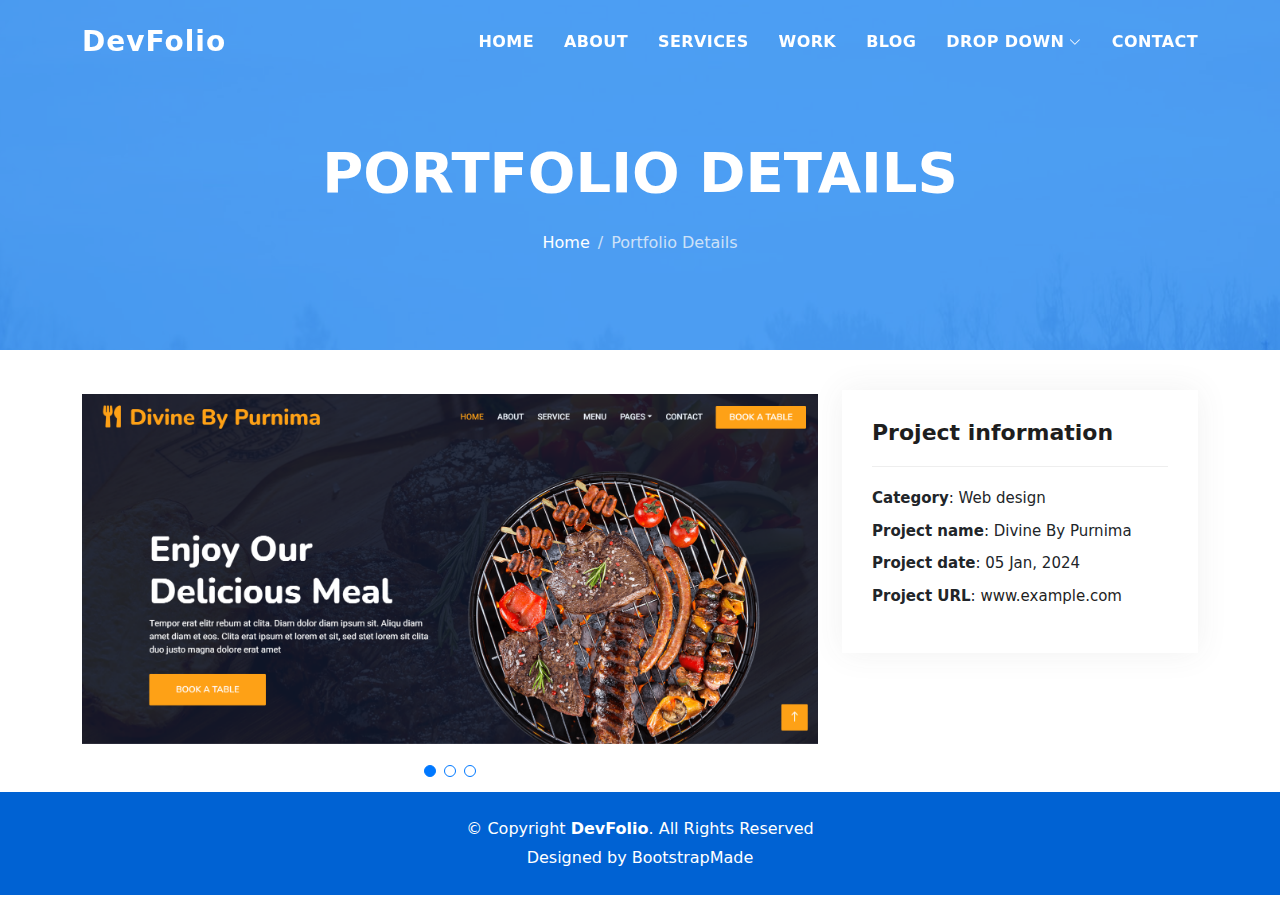
<file: DevFolio/portfolio-details.html>
<!DOCTYPE html>
<html lang="en">

<head>
  <meta charset="utf-8">
  <meta content="width=device-width, initial-scale=1.0" name="viewport">

  <title>Umesh  Portfolio - Portfolio Details</title>
  <meta content="" name="description">
  <meta content="" name="keywords">

  <!-- Favicons -->
  <link href="assets/img/favicon.png" rel="icon">
  <link href="assets/img/apple-touch-icon.png" rel="apple-touch-icon">

  <!-- Vendor CSS Files -->
  <link href="assets/vendor/bootstrap/css/bootstrap.min.css" rel="stylesheet">
  <link href="assets/vendor/bootstrap-icons/bootstrap-icons.css" rel="stylesheet">
  <link href="assets/vendor/glightbox/css/glightbox.min.css" rel="stylesheet">
  <link href="assets/vendor/swiper/swiper-bundle.min.css" rel="stylesheet">

  <!-- Template Main CSS File -->
  <link href="assets/css/style.css" rel="stylesheet">

  <!-- =======================================================
  * Template Name: DevFolio
  * Template URL: https://bootstrapmade.com/devfolio-bootstrap-portfolio-html-template/
  * Updated: Mar 17 2024 with Bootstrap v5.3.3
  * Author: BootstrapMade.com
  * License: https://bootstrapmade.com/license/
  ======================================================== -->
</head>

<body>

  <!-- ======= Header ======= -->
  <header id="header" class="fixed-top">
    <div class="container d-flex align-items-center justify-content-between">

      <h1 class="logo"><a href="index.html">DevFolio</a></h1>
      <!-- Uncomment below if you prefer to use an image logo -->
      <!-- <a href="index.html" class="logo"><img src="assets/img/logo.png" alt="" class="img-fluid"></a>-->

      <nav id="navbar" class="navbar">
        <ul>
          <li><a class="nav-link scrollto " href="#hero">Home</a></li>
          <li><a class="nav-link scrollto" href="#about">About</a></li>
          <li><a class="nav-link scrollto" href="#services">Services</a></li>
          <li><a class="nav-link scrollto " href="#work">Work</a></li>
          <li><a class="nav-link scrollto " href="#blog">Blog</a></li>
          <li class="dropdown"><a href="#"><span>Drop Down</span> <i class="bi bi-chevron-down"></i></a>
            <ul>
              <li><a href="#">Drop Down 1</a></li>
              <li class="dropdown"><a href="#"><span>Deep Drop Down</span> <i class="bi bi-chevron-right"></i></a>
                <ul>
                  <li><a href="#">Deep Drop Down 1</a></li>
                  <li><a href="#">Deep Drop Down 2</a></li>
                  <li><a href="#">Deep Drop Down 3</a></li>
                  <li><a href="#">Deep Drop Down 4</a></li>
                  <li><a href="#">Deep Drop Down 5</a></li>
                </ul>
              </li>
              <li><a href="#">Drop Down 2</a></li>
              <li><a href="#">Drop Down 3</a></li>
              <li><a href="#">Drop Down 4</a></li>
            </ul>
          </li>
          <li><a class="nav-link scrollto" href="#contact">Contact</a></li>
        </ul>
        <i class="bi bi-list mobile-nav-toggle"></i>
      </nav><!-- .navbar -->

    </div>
  </header><!-- End Header -->

  <div class="hero hero-single route bg-image" style="background-image: url(assets/img/overlay-bg.jpg)">
    <div class="overlay-mf"></div>
    <div class="hero-content display-table">
      <div class="table-cell">
        <div class="container">
          <h2 class="hero-title mb-4">Portfolio Details</h2>
          <ol class="breadcrumb d-flex justify-content-center">
            <li class="breadcrumb-item">
              <a href="#">Home</a>
            </li>
            <li class="breadcrumb-item active">Portfolio Details</li>
          </ol>
        </div>
      </div>
    </div>
  </div>

  <main id="main">

    <!-- ======= Portfolio Details Section ======= -->
    <section id="portfolio-details" class="portfolio-details">
      <div class="container">

        <div class="row gy-4">

          <div class="col-lg-8">
            <div class="portfolio-details-slider swiper">
              <div class="swiper-wrapper align-items-center">

                <div class="swiper-slide">
                  <img src="assets/img/Screenshot (6).png" alt="">
                </div>

                <div class="swiper-slide">
                  <img src="assets/img/Screenshot (12).png" alt="">
                </div>

                <div class="swiper-slide">
                  <img src="assets/img/Screenshot (13).png" alt="">
                </div>

              </div>
              <div class="swiper-pagination"></div>
            </div>
          </div>

          <div class="col-lg-4">
            <div class="portfolio-info">
              <h3>Project information</h3>
              <ul>
                <li><strong>Category</strong>: Web design</li>
                <li><strong>Project name</strong>: Divine By Purnima</li>
                <li><strong>Project date</strong>: 05 Jan, 2024</li>
                <li><strong>Project URL</strong>: <a href="#">www.example.com</a></li>
              </ul>
            </div>
            
          </div>

        </div>

      </div>
    </section><!-- End Portfolio Details Section -->

  </main><!-- End #main -->

  <!-- ======= Footer ======= -->
  <footer>
    <div class="container">
      <div class="row">
        <div class="col-sm-12">
          <div class="copyright-box">
            <p class="copyright">&copy; Copyright <strong>DevFolio</strong>. All Rights Reserved</p>
            <div class="credits">
              <!--
              All the links in the footer should remain intact.
              You can delete the links only if you purchased the pro version.
              Licensing information: https://bootstrapmade.com/license/
              Purchase the pro version with working PHP/AJAX contact form: https://bootstrapmade.com/buy/?theme=DevFolio
            -->
              Designed by <a href="https://bootstrapmade.com/">BootstrapMade</a>
            </div>
          </div>
        </div>
      </div>
    </div>
  </footer><!-- End  Footer -->

  <div id="preloader"></div>
  <a href="#" class="back-to-top d-flex align-items-center justify-content-center"><i class="bi bi-arrow-up-short"></i></a>

  <!-- Vendor JS Files -->
  <script src="assets/vendor/purecounter/purecounter_vanilla.js"></script>
  <script src="assets/vendor/bootstrap/js/bootstrap.bundle.min.js"></script>
  <script src="assets/vendor/glightbox/js/glightbox.min.js"></script>
  <script src="assets/vendor/swiper/swiper-bundle.min.js"></script>
  <script src="assets/vendor/typed.js/typed.umd.js"></script>
  <script src="assets/vendor/php-email-form/validate.js"></script>

  <!-- Template Main JS File -->
  <script src="assets/js/main.js"></script>

</body>

</html>
</file>
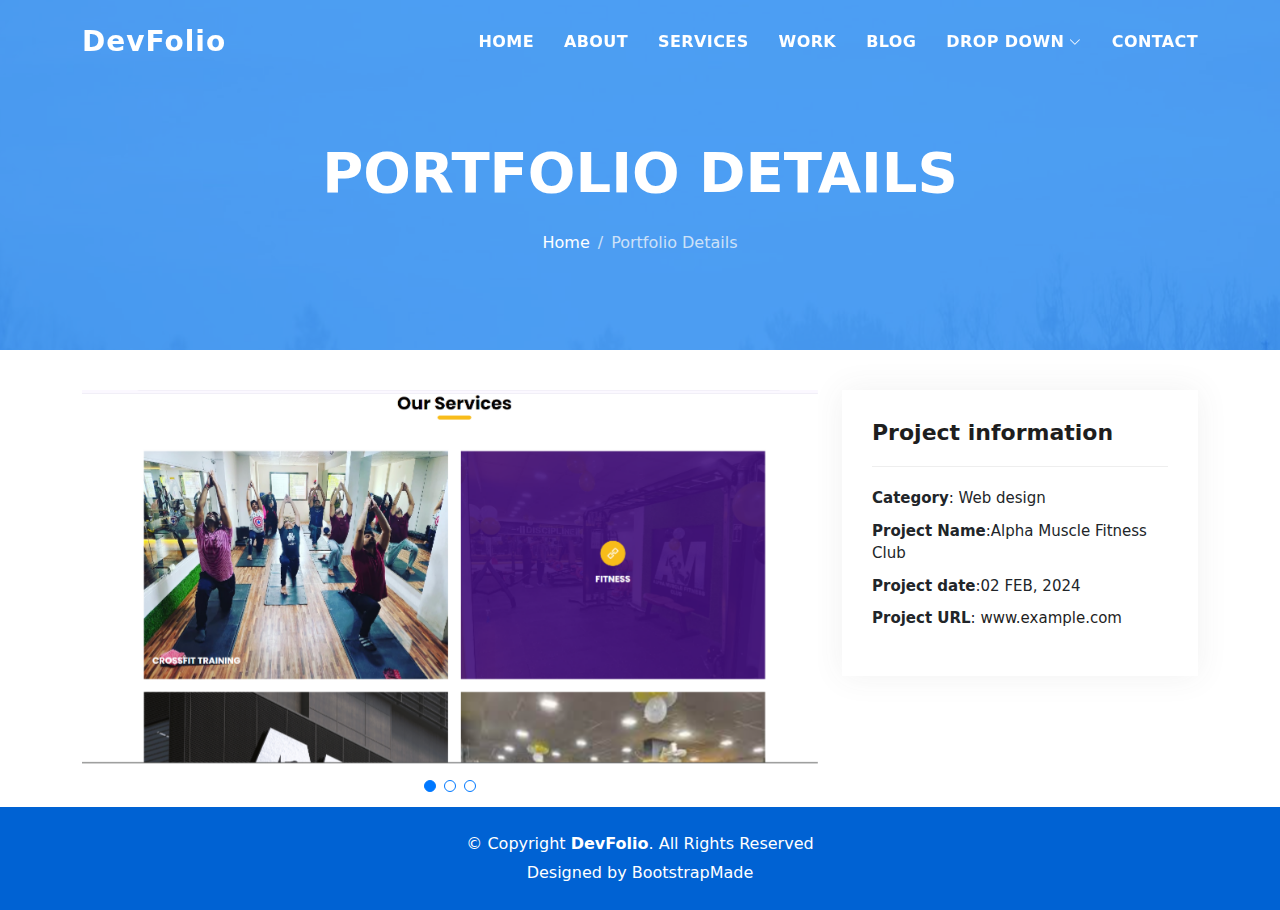
<file: DevFolio/portfolio-details2.html>
<!DOCTYPE html>
<html lang="en">

<head>
  <meta charset="utf-8">
  <meta content="width=device-width, initial-scale=1.0" name="viewport">

  <title>Umesh  Portfolio - Portfolio Details</title>
  <meta content="" name="description">
  <meta content="" name="keywords">

  <!-- Favicons -->
  <link href="assets/img/favicon.png" rel="icon">
  <link href="assets/img/apple-touch-icon.png" rel="apple-touch-icon">

  <!-- Vendor CSS Files -->
  <link href="assets/vendor/bootstrap/css/bootstrap.min.css" rel="stylesheet">
  <link href="assets/vendor/bootstrap-icons/bootstrap-icons.css" rel="stylesheet">
  <link href="assets/vendor/glightbox/css/glightbox.min.css" rel="stylesheet">
  <link href="assets/vendor/swiper/swiper-bundle.min.css" rel="stylesheet">

  <!-- Template Main CSS File -->
  <link href="assets/css/style.css" rel="stylesheet">

  <!-- =======================================================
  * Template Name: DevFolio
  * Template URL: https://bootstrapmade.com/devfolio-bootstrap-portfolio-html-template/
  * Updated: Mar 17 2024 with Bootstrap v5.3.3
  * Author: BootstrapMade.com
  * License: https://bootstrapmade.com/license/
  ======================================================== -->
</head>

<body>

  <!-- ======= Header ======= -->
  <header id="header" class="fixed-top">
    <div class="container d-flex align-items-center justify-content-between">

      <h1 class="logo"><a href="index.html">DevFolio</a></h1>
      <!-- Uncomment below if you prefer to use an image logo -->
      <!-- <a href="index.html" class="logo"><img src="assets/img/logo.png" alt="" class="img-fluid"></a>-->

      <nav id="navbar" class="navbar">
        <ul>
          <li><a class="nav-link scrollto " href="#hero">Home</a></li>
          <li><a class="nav-link scrollto" href="#about">About</a></li>
          <li><a class="nav-link scrollto" href="#services">Services</a></li>
          <li><a class="nav-link scrollto " href="#work">Work</a></li>
          <li><a class="nav-link scrollto " href="#blog">Blog</a></li>
          <li class="dropdown"><a href="#"><span>Drop Down</span> <i class="bi bi-chevron-down"></i></a>
            <ul>
              <li><a href="#">Drop Down 1</a></li>
              <li class="dropdown"><a href="#"><span>Deep Drop Down</span> <i class="bi bi-chevron-right"></i></a>
                <ul>
                  <li><a href="#">Deep Drop Down 1</a></li>
                  <li><a href="#">Deep Drop Down 2</a></li>
                  <li><a href="#">Deep Drop Down 3</a></li>
                  <li><a href="#">Deep Drop Down 4</a></li>
                  <li><a href="#">Deep Drop Down 5</a></li>
                </ul>
              </li>
              <li><a href="#">Drop Down 2</a></li>
              <li><a href="#">Drop Down 3</a></li>
              <li><a href="#">Drop Down 4</a></li>
            </ul>
          </li>
          <li><a class="nav-link scrollto" href="#contact">Contact</a></li>
        </ul>
        <i class="bi bi-list mobile-nav-toggle"></i>
      </nav><!-- .navbar -->

    </div>
  </header><!-- End Header -->

  <div class="hero hero-single route bg-image" style="background-image: url(assets/img/overlay-bg.jpg)">
    <div class="overlay-mf"></div>
    <div class="hero-content display-table">
      <div class="table-cell">
        <div class="container">
          <h2 class="hero-title mb-4">Portfolio Details</h2>
          <ol class="breadcrumb d-flex justify-content-center">
            <li class="breadcrumb-item">
              <a href="#">Home</a>
            </li>
            <li class="breadcrumb-item active">Portfolio Details</li>
          </ol>
        </div>
      </div>
    </div>
  </div>

  <main id="main">

    <!-- ======= Portfolio Details Section ======= -->
    <section id="portfolio-details" class="portfolio-details">
      <div class="container">

        <div class="row gy-4">

          <div class="col-lg-8">
            <div class="portfolio-details-slider swiper">
              <div class="swiper-wrapper align-items-center">

                <div class="swiper-slide">
                  <img src="assets/img/Screenshot (9).png" alt="">
                </div>

                <div class="swiper-slide">
                  <img src="assets/img/Screenshot (10).png" alt="">
                </div>

                <div class="swiper-slide">
                  <img src="assets/img/Screenshot (11).png" alt="">
                </div>

              </div>
              <div class="swiper-pagination"></div>
            </div>
          </div>

          <div class="col-lg-4">
            <div class="portfolio-info">
              <h3>Project information</h3>
              <ul>
                <li><strong>Category</strong>: Web design</li>
                <li><strong>Project Name</strong>:Alpha Muscle Fitness Club</li>
                <li><strong>Project date</strong>:02 FEB, 2024</li>
                <li><strong>Project URL</strong>: <a href="#">www.example.com</a></li>
              </ul>
            </div>
            
          </div>

        </div>

      </div>
    </section><!-- End Portfolio Details Section -->

  </main><!-- End #main -->

  <!-- ======= Footer ======= -->
  <footer>
    <div class="container">
      <div class="row">
        <div class="col-sm-12">
          <div class="copyright-box">
            <p class="copyright">&copy; Copyright <strong>DevFolio</strong>. All Rights Reserved</p>
            <div class="credits">
              <!--
              All the links in the footer should remain intact.
              You can delete the links only if you purchased the pro version.
              Licensing information: https://bootstrapmade.com/license/
              Purchase the pro version with working PHP/AJAX contact form: https://bootstrapmade.com/buy/?theme=DevFolio
            -->
              Designed by <a href="https://bootstrapmade.com/">BootstrapMade</a>
            </div>
          </div>
        </div>
      </div>
    </div>
  </footer><!-- End  Footer -->

  <div id="preloader"></div>
  <a href="#" class="back-to-top d-flex align-items-center justify-content-center"><i class="bi bi-arrow-up-short"></i></a>

  <!-- Vendor JS Files -->
  <script src="assets/vendor/purecounter/purecounter_vanilla.js"></script>
  <script src="assets/vendor/bootstrap/js/bootstrap.bundle.min.js"></script>
  <script src="assets/vendor/glightbox/js/glightbox.min.js"></script>
  <script src="assets/vendor/swiper/swiper-bundle.min.js"></script>
  <script src="assets/vendor/typed.js/typed.umd.js"></script>
  <script src="assets/vendor/php-email-form/validate.js"></script>

  <!-- Template Main JS File -->
  <script src="assets/js/main.js"></script>

</body>

</html>
</file>
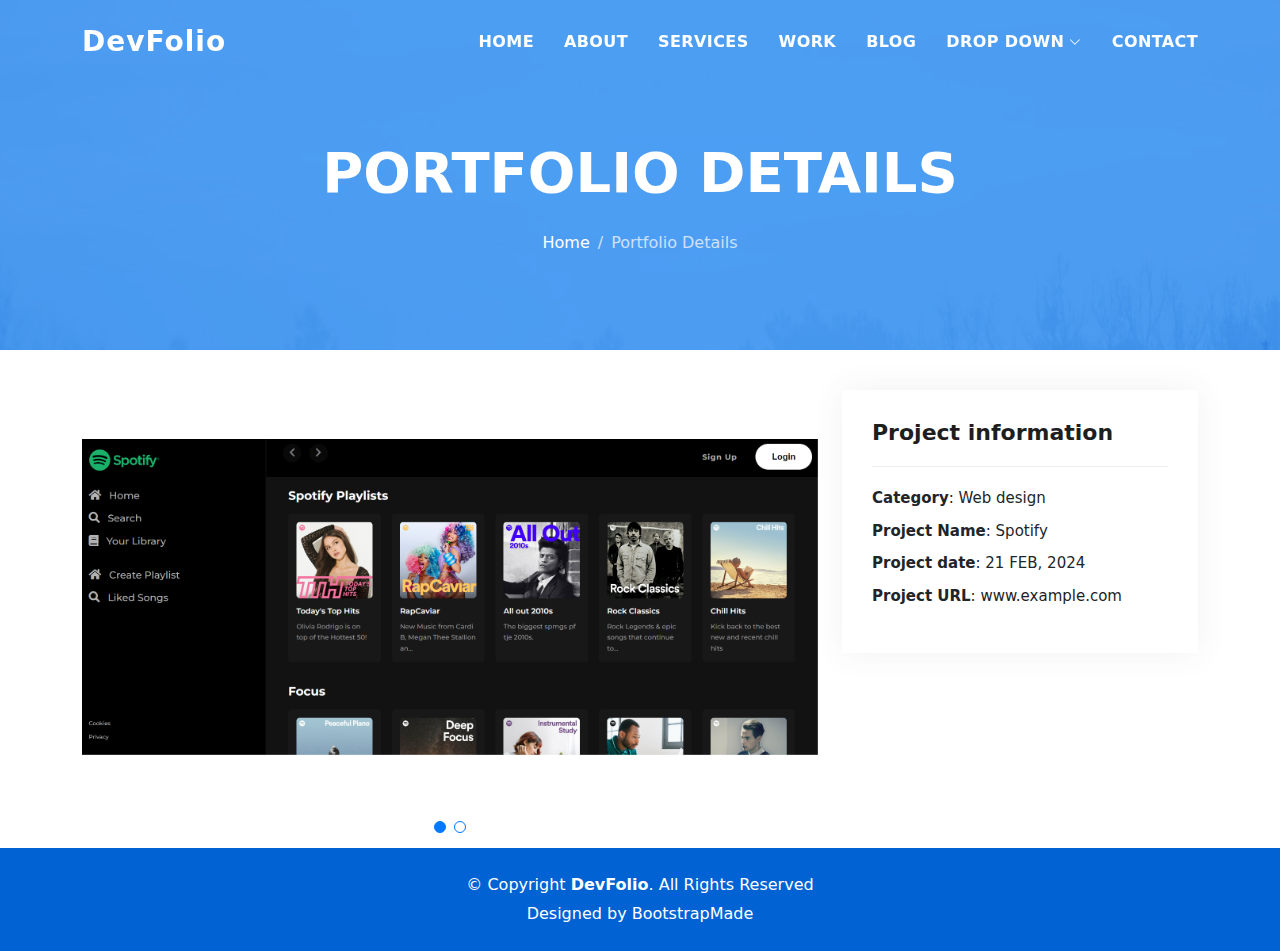
<file: DevFolio/portfolio-details3.html>
<!DOCTYPE html>
<html lang="en">

<head>
  <meta charset="utf-8">
  <meta content="width=device-width, initial-scale=1.0" name="viewport">

  <title>Umesh  Portfolio - Portfolio Details</title>
  <meta content="" name="description">
  <meta content="" name="keywords">

  <!-- Favicons -->
  <link href="assets/img/favicon.png" rel="icon">
  <link href="assets/img/apple-touch-icon.png" rel="apple-touch-icon">

  <!-- Vendor CSS Files -->
  <link href="assets/vendor/bootstrap/css/bootstrap.min.css" rel="stylesheet">
  <link href="assets/vendor/bootstrap-icons/bootstrap-icons.css" rel="stylesheet">
  <link href="assets/vendor/glightbox/css/glightbox.min.css" rel="stylesheet">
  <link href="assets/vendor/swiper/swiper-bundle.min.css" rel="stylesheet">

  <!-- Template Main CSS File -->
  <link href="assets/css/style.css" rel="stylesheet">

  <!-- =======================================================
  * Template Name: DevFolio
  * Template URL: https://bootstrapmade.com/devfolio-bootstrap-portfolio-html-template/
  * Updated: Mar 17 2024 with Bootstrap v5.3.3
  * Author: BootstrapMade.com
  * License: https://bootstrapmade.com/license/
  ======================================================== -->
</head>

<body>

  <!-- ======= Header ======= -->
  <header id="header" class="fixed-top">
    <div class="container d-flex align-items-center justify-content-between">

      <h1 class="logo"><a href="index.html">DevFolio</a></h1>
      <!-- Uncomment below if you prefer to use an image logo -->
      <!-- <a href="index.html" class="logo"><img src="assets/img/logo.png" alt="" class="img-fluid"></a>-->

      <nav id="navbar" class="navbar">
        <ul>
          <li><a class="nav-link scrollto " href="#hero">Home</a></li>
          <li><a class="nav-link scrollto" href="#about">About</a></li>
          <li><a class="nav-link scrollto" href="#services">Services</a></li>
          <li><a class="nav-link scrollto " href="#work">Work</a></li>
          <li><a class="nav-link scrollto " href="#blog">Blog</a></li>
          <li class="dropdown"><a href="#"><span>Drop Down</span> <i class="bi bi-chevron-down"></i></a>
            <ul>
              <li><a href="#">Drop Down 1</a></li>
              <li class="dropdown"><a href="#"><span>Deep Drop Down</span> <i class="bi bi-chevron-right"></i></a>
                <ul>
                  <li><a href="#">Deep Drop Down 1</a></li>
                  <li><a href="#">Deep Drop Down 2</a></li>
                  <li><a href="#">Deep Drop Down 3</a></li>
                  <li><a href="#">Deep Drop Down 4</a></li>
                  <li><a href="#">Deep Drop Down 5</a></li>
                </ul>
              </li>
              <li><a href="#">Drop Down 2</a></li>
              <li><a href="#">Drop Down 3</a></li>
              <li><a href="#">Drop Down 4</a></li>
            </ul>
          </li>
          <li><a class="nav-link scrollto" href="#contact">Contact</a></li>
        </ul>
        <i class="bi bi-list mobile-nav-toggle"></i>
      </nav><!-- .navbar -->

    </div>
  </header><!-- End Header -->

  <div class="hero hero-single route bg-image" style="background-image: url(assets/img/overlay-bg.jpg)">
    <div class="overlay-mf"></div>
    <div class="hero-content display-table">
      <div class="table-cell">
        <div class="container">
          <h2 class="hero-title mb-4">Portfolio Details</h2>
          <ol class="breadcrumb d-flex justify-content-center">
            <li class="breadcrumb-item">
              <a href="#">Home</a>
            </li>
            <li class="breadcrumb-item active">Portfolio Details</li>
          </ol>
        </div>
      </div>
    </div>
  </div>

  <main id="main">

    <!-- ======= Portfolio Details Section ======= -->
    <section id="portfolio-details" class="portfolio-details">
      <div class="container">

        <div class="row gy-4">

          <div class="col-lg-8">
            <div class="portfolio-details-slider swiper">
              <div class="swiper-wrapper align-items-center">

                <div class="swiper-slide">
                  <img src="assets/img/Screenshot (8).png" alt="">
                </div>

                <div class="swiper-slide">
                  <img src="assets/img/Screenshot (20).png" alt="">
                </div>

              </div>
              <div class="swiper-pagination"></div>
            </div>
          </div>

          <div class="col-lg-4">
            <div class="portfolio-info">
              <h3>Project information</h3>
              <ul>
                <li><strong>Category</strong>: Web design</li>
                <li><strong>Project Name</strong>: Spotify</li>
                <li><strong>Project date</strong>: 21 FEB, 2024</li>
                <li><strong>Project URL</strong>: <a href="#">www.example.com</a></li>
              </ul>
            </div>
            
          </div>

        </div>

      </div>
    </section><!-- End Portfolio Details Section -->

  </main><!-- End #main -->

  <!-- ======= Footer ======= -->
  <footer>
    <div class="container">
      <div class="row">
        <div class="col-sm-12">
          <div class="copyright-box">
            <p class="copyright">&copy; Copyright <strong>DevFolio</strong>. All Rights Reserved</p>
            <div class="credits">
              <!--
              All the links in the footer should remain intact.
              You can delete the links only if you purchased the pro version.
              Licensing information: https://bootstrapmade.com/license/
              Purchase the pro version with working PHP/AJAX contact form: https://bootstrapmade.com/buy/?theme=DevFolio
            -->
              Designed by <a href="https://bootstrapmade.com/">BootstrapMade</a>
            </div>
          </div>
        </div>
      </div>
    </div>
  </footer><!-- End  Footer -->

  <div id="preloader"></div>
  <a href="#" class="back-to-top d-flex align-items-center justify-content-center"><i class="bi bi-arrow-up-short"></i></a>

  <!-- Vendor JS Files -->
  <script src="assets/vendor/purecounter/purecounter_vanilla.js"></script>
  <script src="assets/vendor/bootstrap/js/bootstrap.bundle.min.js"></script>
  <script src="assets/vendor/glightbox/js/glightbox.min.js"></script>
  <script src="assets/vendor/swiper/swiper-bundle.min.js"></script>
  <script src="assets/vendor/typed.js/typed.umd.js"></script>
  <script src="assets/vendor/php-email-form/validate.js"></script>

  <!-- Template Main JS File -->
  <script src="assets/js/main.js"></script>

</body>

</html>
</file>
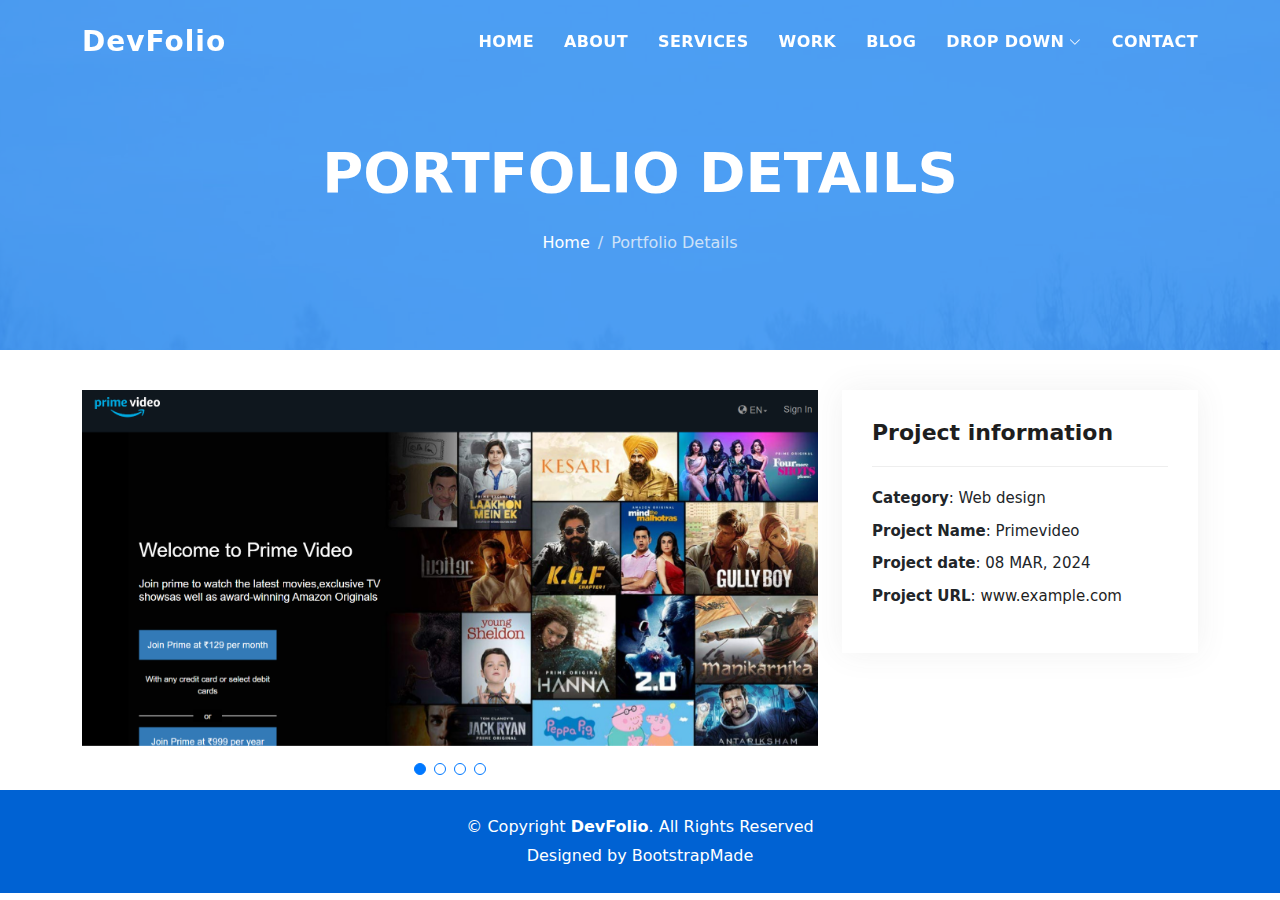
<file: DevFolio/portfolio-details4.html>
<!DOCTYPE html>
<html lang="en">

<head>
  <meta charset="utf-8">
  <meta content="width=device-width, initial-scale=1.0" name="viewport">

  <title>Umesh  Portfolio - Portfolio Details</title>
  <meta content="" name="description">
  <meta content="" name="keywords">

  <!-- Favicons -->
  <link href="assets/img/favicon.png" rel="icon">
  <link href="assets/img/apple-touch-icon.png" rel="apple-touch-icon">

  <!-- Vendor CSS Files -->
  <link href="assets/vendor/bootstrap/css/bootstrap.min.css" rel="stylesheet">
  <link href="assets/vendor/bootstrap-icons/bootstrap-icons.css" rel="stylesheet">
  <link href="assets/vendor/glightbox/css/glightbox.min.css" rel="stylesheet">
  <link href="assets/vendor/swiper/swiper-bundle.min.css" rel="stylesheet">

  <!-- Template Main CSS File -->
  <link href="assets/css/style.css" rel="stylesheet">

  <!-- =======================================================
  * Template Name: DevFolio
  * Template URL: https://bootstrapmade.com/devfolio-bootstrap-portfolio-html-template/
  * Updated: Mar 17 2024 with Bootstrap v5.3.3
  * Author: BootstrapMade.com
  * License: https://bootstrapmade.com/license/
  ======================================================== -->
</head>

<body>

  <!-- ======= Header ======= -->
  <header id="header" class="fixed-top">
    <div class="container d-flex align-items-center justify-content-between">

      <h1 class="logo"><a href="index.html">DevFolio</a></h1>
      <!-- Uncomment below if you prefer to use an image logo -->
      <!-- <a href="index.html" class="logo"><img src="assets/img/logo.png" alt="" class="img-fluid"></a>-->

      <nav id="navbar" class="navbar">
        <ul>
          <li><a class="nav-link scrollto " href="#hero">Home</a></li>
          <li><a class="nav-link scrollto" href="#about">About</a></li>
          <li><a class="nav-link scrollto" href="#services">Services</a></li>
          <li><a class="nav-link scrollto " href="#work">Work</a></li>
          <li><a class="nav-link scrollto " href="#blog">Blog</a></li>
          <li class="dropdown"><a href="#"><span>Drop Down</span> <i class="bi bi-chevron-down"></i></a>
            <ul>
              <li><a href="#">Drop Down 1</a></li>
              <li class="dropdown"><a href="#"><span>Deep Drop Down</span> <i class="bi bi-chevron-right"></i></a>
                <ul>
                  <li><a href="#">Deep Drop Down 1</a></li>
                  <li><a href="#">Deep Drop Down 2</a></li>
                  <li><a href="#">Deep Drop Down 3</a></li>
                  <li><a href="#">Deep Drop Down 4</a></li>
                  <li><a href="#">Deep Drop Down 5</a></li>
                </ul>
              </li>
              <li><a href="#">Drop Down 2</a></li>
              <li><a href="#">Drop Down 3</a></li>
              <li><a href="#">Drop Down 4</a></li>
            </ul>
          </li>
          <li><a class="nav-link scrollto" href="#contact">Contact</a></li>
        </ul>
        <i class="bi bi-list mobile-nav-toggle"></i>
      </nav><!-- .navbar -->

    </div>
  </header><!-- End Header -->

  <div class="hero hero-single route bg-image" style="background-image: url(assets/img/overlay-bg.jpg)">
    <div class="overlay-mf"></div>
    <div class="hero-content display-table">
      <div class="table-cell">
        <div class="container">
          <h2 class="hero-title mb-4">Portfolio Details</h2>
          <ol class="breadcrumb d-flex justify-content-center">
            <li class="breadcrumb-item">
              <a href="#">Home</a>
            </li>
            <li class="breadcrumb-item active">Portfolio Details</li>
          </ol>
        </div>
      </div>
    </div>
  </div>

  <main id="main">

    <!-- ======= Portfolio Details Section ======= -->
    <section id="portfolio-details" class="portfolio-details">
      <div class="container">

        <div class="row gy-4">

          <div class="col-lg-8">
            <div class="portfolio-details-slider swiper">
              <div class="swiper-wrapper align-items-center">

                <div class="swiper-slide">
                  <img src="assets/img/Screenshot (7).png" alt="">
                </div>

                <div class="swiper-slide">
                  <img src="assets/img/Screenshot (14).png" alt="">
                </div>

                <div class="swiper-slide">
                  <img src="assets/img/Screenshot (15).png" alt="">
                </div>

                <div class="swiper-slide">
                    <img src="assets/img/Screenshot (16).png" alt="">
                  </div>

              </div>
              <div class="swiper-pagination"></div>
            </div>
          </div>

          <div class="col-lg-4">
            <div class="portfolio-info">
              <h3>Project information</h3>
              <ul>
                <li><strong>Category</strong>: Web design</li>
                <li><strong>Project Name</strong>: Primevideo</li>
                <li><strong>Project date</strong>: 08 MAR, 2024</li>
                <li><strong>Project URL</strong>: <a href="#">www.example.com</a></li>
              </ul>
            </div>
            
          </div>

        </div>

      </div>
    </section><!-- End Portfolio Details Section -->

  </main><!-- End #main -->

  <!-- ======= Footer ======= -->
  <footer>
    <div class="container">
      <div class="row">
        <div class="col-sm-12">
          <div class="copyright-box">
            <p class="copyright">&copy; Copyright <strong>DevFolio</strong>. All Rights Reserved</p>
            <div class="credits">
              <!--
              All the links in the footer should remain intact.
              You can delete the links only if you purchased the pro version.
              Licensing information: https://bootstrapmade.com/license/
              Purchase the pro version with working PHP/AJAX contact form: https://bootstrapmade.com/buy/?theme=DevFolio
            -->
              Designed by <a href="https://bootstrapmade.com/">BootstrapMade</a>
            </div>
          </div>
        </div>
      </div>
    </div>
  </footer><!-- End  Footer -->

  <div id="preloader"></div>
  <a href="#" class="back-to-top d-flex align-items-center justify-content-center"><i class="bi bi-arrow-up-short"></i></a>

  <!-- Vendor JS Files -->
  <script src="assets/vendor/purecounter/purecounter_vanilla.js"></script>
  <script src="assets/vendor/bootstrap/js/bootstrap.bundle.min.js"></script>
  <script src="assets/vendor/glightbox/js/glightbox.min.js"></script>
  <script src="assets/vendor/swiper/swiper-bundle.min.js"></script>
  <script src="assets/vendor/typed.js/typed.umd.js"></script>
  <script src="assets/vendor/php-email-form/validate.js"></script>

  <!-- Template Main JS File -->
  <script src="assets/js/main.js"></script>

</body>

</html>
</file>
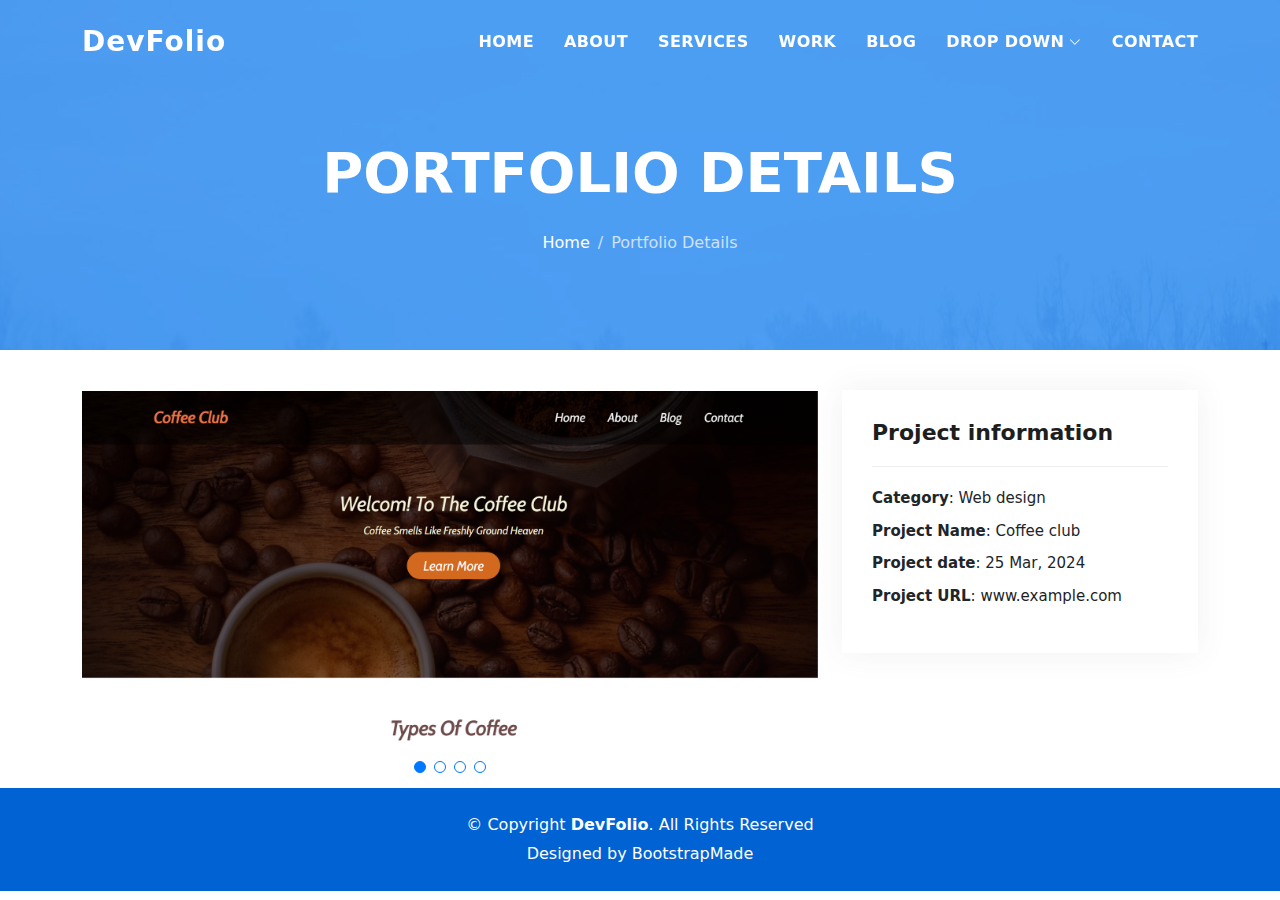
<file: DevFolio/portfolio-details5.html>
<!DOCTYPE html>
<html lang="en">

<head>
  <meta charset="utf-8">
  <meta content="width=device-width, initial-scale=1.0" name="viewport">

  <title>Umesh  Portfolio - Portfolio Details</title>
  <meta content="" name="description">
  <meta content="" name="keywords">

  <!-- Favicons -->
  <link href="assets/img/favicon.png" rel="icon">
  <link href="assets/img/apple-touch-icon.png" rel="apple-touch-icon">

  <!-- Vendor CSS Files -->
  <link href="assets/vendor/bootstrap/css/bootstrap.min.css" rel="stylesheet">
  <link href="assets/vendor/bootstrap-icons/bootstrap-icons.css" rel="stylesheet">
  <link href="assets/vendor/glightbox/css/glightbox.min.css" rel="stylesheet">
  <link href="assets/vendor/swiper/swiper-bundle.min.css" rel="stylesheet">

  <!-- Template Main CSS File -->
  <link href="assets/css/style.css" rel="stylesheet">

  <!-- =======================================================
  * Template Name: DevFolio
  * Template URL: https://bootstrapmade.com/devfolio-bootstrap-portfolio-html-template/
  * Updated: Mar 17 2024 with Bootstrap v5.3.3
  * Author: BootstrapMade.com
  * License: https://bootstrapmade.com/license/
  ======================================================== -->
</head>

<body>

  <!-- ======= Header ======= -->
  <header id="header" class="fixed-top">
    <div class="container d-flex align-items-center justify-content-between">

      <h1 class="logo"><a href="index.html">DevFolio</a></h1>
      <!-- Uncomment below if you prefer to use an image logo -->
      <!-- <a href="index.html" class="logo"><img src="assets/img/logo.png" alt="" class="img-fluid"></a>-->

      <nav id="navbar" class="navbar">
        <ul>
          <li><a class="nav-link scrollto " href="#hero">Home</a></li>
          <li><a class="nav-link scrollto" href="#about">About</a></li>
          <li><a class="nav-link scrollto" href="#services">Services</a></li>
          <li><a class="nav-link scrollto " href="#work">Work</a></li>
          <li><a class="nav-link scrollto " href="#blog">Blog</a></li>
          <li class="dropdown"><a href="#"><span>Drop Down</span> <i class="bi bi-chevron-down"></i></a>
            <ul>
              <li><a href="#">Drop Down 1</a></li>
              <li class="dropdown"><a href="#"><span>Deep Drop Down</span> <i class="bi bi-chevron-right"></i></a>
                <ul>
                  <li><a href="#">Deep Drop Down 1</a></li>
                  <li><a href="#">Deep Drop Down 2</a></li>
                  <li><a href="#">Deep Drop Down 3</a></li>
                  <li><a href="#">Deep Drop Down 4</a></li>
                  <li><a href="#">Deep Drop Down 5</a></li>
                </ul>
              </li>
              <li><a href="#">Drop Down 2</a></li>
              <li><a href="#">Drop Down 3</a></li>
              <li><a href="#">Drop Down 4</a></li>
            </ul>
          </li>
          <li><a class="nav-link scrollto" href="#contact">Contact</a></li>
        </ul>
        <i class="bi bi-list mobile-nav-toggle"></i>
      </nav><!-- .navbar -->

    </div>
  </header><!-- End Header -->

  <div class="hero hero-single route bg-image" style="background-image: url(assets/img/overlay-bg.jpg)">
    <div class="overlay-mf"></div>
    <div class="hero-content display-table">
      <div class="table-cell">
        <div class="container">
          <h2 class="hero-title mb-4">Portfolio Details</h2>
          <ol class="breadcrumb d-flex justify-content-center">
            <li class="breadcrumb-item">
              <a href="#">Home</a>
            </li>
            <li class="breadcrumb-item active">Portfolio Details</li>
          </ol>
        </div>
      </div>
    </div>
  </div>

  <main id="main">

    <!-- ======= Portfolio Details Section ======= -->
    <section id="portfolio-details" class="portfolio-details">
      <div class="container">

        <div class="row gy-4">

          <div class="col-lg-8">
            <div class="portfolio-details-slider swiper">
              <div class="swiper-wrapper align-items-center">

                <div class="swiper-slide">
                  <img src="assets/img/Screenshot (5).png" alt="">
                </div>

                <div class="swiper-slide">
                  <img src="assets/img/Screenshot (17).png" alt="">
                </div>

                <div class="swiper-slide">
                  <img src="assets/img/Screenshot (18).png" alt="">
                </div>

                <div class="swiper-slide">
                    <img src="assets/img/Screenshot (19).png" alt="">
                  </div>

              </div>
              <div class="swiper-pagination"></div>
            </div>
          </div>

          <div class="col-lg-4">
            <div class="portfolio-info">
              <h3>Project information</h3>
              <ul>
                <li><strong>Category</strong>: Web design</li>
                <li><strong>Project Name</strong>: Coffee club</li>
                <li><strong>Project date</strong>: 25 Mar, 2024</li>
                <li><strong>Project URL</strong>: <a href="#">www.example.com</a></li>
              </ul>
            </div>
           
          </div>

        </div>

      </div>
    </section><!-- End Portfolio Details Section -->

  </main><!-- End #main -->

  <!-- ======= Footer ======= -->
  <footer>
    <div class="container">
      <div class="row">
        <div class="col-sm-12">
          <div class="copyright-box">
            <p class="copyright">&copy; Copyright <strong>DevFolio</strong>. All Rights Reserved</p>
            <div class="credits">
              <!--
              All the links in the footer should remain intact.
              You can delete the links only if you purchased the pro version.
              Licensing information: https://bootstrapmade.com/license/
              Purchase the pro version with working PHP/AJAX contact form: https://bootstrapmade.com/buy/?theme=DevFolio
            -->
              Designed by <a href="https://bootstrapmade.com/">BootstrapMade</a>
            </div>
          </div>
        </div>
      </div>
    </div>
  </footer><!-- End  Footer -->

  <div id="preloader"></div>
  <a href="#" class="back-to-top d-flex align-items-center justify-content-center"><i class="bi bi-arrow-up-short"></i></a>

  <!-- Vendor JS Files -->
  <script src="assets/vendor/purecounter/purecounter_vanilla.js"></script>
  <script src="assets/vendor/bootstrap/js/bootstrap.bundle.min.js"></script>
  <script src="assets/vendor/glightbox/js/glightbox.min.js"></script>
  <script src="assets/vendor/swiper/swiper-bundle.min.js"></script>
  <script src="assets/vendor/typed.js/typed.umd.js"></script>
  <script src="assets/vendor/php-email-form/validate.js"></script>

  <!-- Template Main JS File -->
  <script src="assets/js/main.js"></script>

</body>

</html>
</file>
<file: DevFolio/assets/css/style.css>
*body {
  background-color: #f5f5f5;
  color: #4e4e4e;
}

h1,
h2,
h3,
h4,
h5,
h6 {
  color: #1e1e1e;
}

a {
  color: #1e1e1e;
  text-decoration: none;
  transition: all 0.5s ease-in-out;
}

a:hover {
  color: #0078ff;
  text-decoration: none;
  transition: all 0.5s ease-in-out;
}

.p-r {
  position: relative;
}

.color-a {
  text-decoration: none;
  color: #0078ff;
}

.color-d {
  color: #f5f5f5;
}

.color-text-a {
  text-decoration: none;
  color: #4e4e4e;
}

.box-shadow,
.card-blog,
.work-box,
.service-box,
.paralax-mf {
  box-shadow: 0 13px 8px -10px rgba(0, 0, 0, 0.1);
}

.box-shadow-a,
.button:hover {
  text-decoration: none;
  box-shadow: 0 0 0 4px #cde1f8;
}

.display-5 {
  font-size: 2.5rem;
  font-weight: 300;
  line-height: 1.1;
}

.display-6 {
  font-size: 2rem;
  font-weight: 300;
  line-height: 1.1;
}

.avatar {
  width: 32px;
  height: 32px;
  margin-right: 4px;
  overflow: hidden;
}

.bg-image {
  background-repeat: no-repeat;
  background-attachment: fixed;
  background-size: cover;
  background-position: center center;
}

@media (max-width: 1024px) {
  .bg-image {
    background-attachment: scroll;
  }
}

.overlay-mf {
  background-color: #0078ff;
}

.overlay-mf {
  position: absolute;
  top: 0;
  left: 0px;
  padding: 0;
  height: 100%;
  width: 100%;
  opacity: 0.7;
}

.paralax-mf {
  position: relative;
  padding: 8rem 0;
}

.display-table {
  width: 100%;
  height: 100%;
  display: table;
}

.table-cell {
  display: table-cell;
  vertical-align: middle;
}

/*--/ Sections /--*/
.sect-4 {
  padding: 4rem 0;
}

.sect-pt4 {
  padding-top: 4rem;
}

.sect-mt4 {
  margin-top: 4rem;
}

/*--/ Title s /--*/
.title-s {
  font-weight: 600;
  color: #1e1e1e;
  font-size: 1.1rem;
}

/*--/ Title A /--*/
.title-box {
  margin-bottom: 4rem;
}

.title-a {
  text-decoration: none;
  font-size: 3rem;
  font-weight: bold;
  text-transform: uppercase;
}

.subtitle-a {
  text-decoration: none;
  color: #4e4e4e;
}

.line-mf {
  width: 40px;
  height: 5px;
  background-color: #0078ff;
  margin: 0 auto;
}

/*--/ Title Left /--*/
.title-box-2 {
  margin-bottom: 3rem;
}

.title-left {
  font-size: 2rem;
  position: relative;
}

.title-left:before {
  content: "";
  position: absolute;
  height: 3px;
  background-color: #0078ff;
  width: 100px;
  bottom: -12px;
}

/*------/ Box /------*/
.box-pl2 {
  padding-left: 2rem;
}

.box-shadow-full {
  padding: 3rem 1.25rem;
  position: relative;
  background-color: #fff;
  margin-bottom: 3rem;
  z-index: 2;
  box-shadow: 0 1px 1px 0 rgba(0, 0, 0, 0.06), 0 2px 5px 0 rgba(0, 0, 0, 0.2);
}

@media (min-width: 768px) {
  .box-shadow-full {
    padding: 3rem;
  }
}

/*------/ Socials /------*/
.socials {
  padding: 1.5rem 0;
}

.socials ul li {
  display: inline-block;
}

.socials .ico-circle {
  height: 40px;
  width: 40px;
  font-size: 1.2rem;
  border-radius: 50%;
  line-height: 1.6;
  margin: 0 15px 0 0;
  box-shadow: 0 0 0 3px #0078ff;
  transition: all 500ms ease;
}

.socials .ico-circle:hover {
  background-color: #0078ff;
  color: #fff;
  box-shadow: 0 0 0 3px #cde1f8;
  transition: all 500ms ease;
}

/*------/ Ul resect /------*/
.ul-resect,
.widget-tags ul,
.widget-sidebar .list-sidebar,
.box-comments .list-comments,
.blog-wrapper .post-meta ul,
.list-ico,
.socials ul {
  list-style: none;
  padding-left: 0;
  margin-bottom: 0;
}

.list-ico {
  line-height: 2;
}

.list-ico span {
  color: #0078ff;
  margin-right: 10px;
}

/*------/ Ico Circle /------*/
.ico-circle {
  height: 100px;
  width: 100px;
  font-size: 2rem;
  border-radius: 50%;
  line-height: 1.55;
  margin: 0 auto;
  text-align: center;
  box-shadow: 0 0 0 10px #0078ff;
  display: block;
}

/*------/ Owl Carousel /------*/
.owl-theme .owl-dots {
  text-align: center;
  margin-top: 18px;
}

.owl-theme .owl-dots .owl-dot {
  display: inline-block;
}

.owl-theme .owl-dots .owl-dot span {
  width: 18px;
  height: 7px;
  margin: 5px 5px;
  background: #cde1f8;
  border: 0px solid #cde1f8;
  display: block;
  transition: all 0.6s ease-in-out;
  cursor: pointer;
}

.owl-theme .owl-dots .owl-dot:hover span {
  background-color: #cde1f8;
}

.owl-theme .owl-dots .owl-dot.active span {
  background-color: #1B1B1B;
  width: 25px;
}

/*--/ Scrolltop s /--*/
.scrolltop-mf {
  position: relative;
  display: none;
}

.scrolltop-mf span {
  z-index: 999;
  position: fixed;
  width: 42px;
  height: 42px;
  background-color: #0078ff;
  opacity: 0.7;
  font-size: 1.6rem;
  line-height: 1.5;
  text-align: center;
  color: #fff;
  top: auto;
  left: auto;
  right: 30px;
  bottom: 50px;
  cursor: pointer;
  border-radius: 50%;
}

/*--------------------------------------------------------------
# Back to top button
--------------------------------------------------------------*/
.back-to-top {
  position: fixed;
  visibility: hidden;
  opacity: 0;
  right: 15px;
  bottom: 15px;
  z-index: 996;
  background: #0078ff;
  width: 40px;
  height: 40px;
  border-radius: 50px;
  transition: all 0.4s;
}

.back-to-top i {
  font-size: 28px;
  color: #fff;
  line-height: 0;
}

.back-to-top:hover {
  background: #298eff;
  color: #fff;
}

.back-to-top.active {
  visibility: visible;
  opacity: 1;
}

/*------/ Prelaoder /------*/
#preloader {
  position: fixed;
  top: 0;
  left: 0;
  right: 0;
  bottom: 0;
  z-index: 9999;
  overflow: hidden;
  background: #fff;
}

#preloader:before {
  content: "";
  position: fixed;
  top: calc(50% - 30px);
  left: calc(50% - 30px);
  border: 6px solid #f2f2f2;
  border-top: 6px solid #0078ff;
  border-radius: 50%;
  width: 60px;
  height: 60px;
  animation: animate-preloader 1s linear infinite;
}

@keyframes animate-preloader {
  0% {
    transform: rotate(0deg);
  }

  100% {
    transform: rotate(360deg);
  }
}

/*------/ Button /------*/
.button {
  display: inline-block;
  padding: 0.3rem 0.6rem;
  text-align: center;
  vertical-align: middle;
  -webkit-user-select: none;
  -moz-user-select: none;
  user-select: none;
  font-size: 1rem;
  border-radius: 0.3rem;
  border: 1px solid transparent;
  transition: all 500ms ease;
  cursor: pointer;
}

.button:focus {
  outline: 0;
}

.button:hover {
  background-color: #0062d3;
  color: #fff;
  transition: all 500ms ease;
}

.button-a {
  text-decoration: none;
  background-color: #0078ff;
  color: #fff;
  border-color: #cde1f8;
}

.button-big {
  padding: 0.9rem 2.3rem;
  font-size: 1.2rem;
}

.button-rouded {
  border-radius: 5rem;
}

.btn-lg {
  padding: 0.5rem 1rem;
  font-size: 1.25rem;
  line-height: 1.5;
  border-radius: 0.3rem;
}

/*--------------------------------------------------------------
# Header
--------------------------------------------------------------*/
#header {
  transition: all 0.5s;
  z-index: 997;
  padding: 20px 0;
}

#header .logo {
  font-size: 28px;
  margin: 0;
  padding: 0;
  font-weight: 600;
  letter-spacing: 1px;
}

#header .logo a {
  color: #fff;
}

#header .logo img {
  max-height: 40px;
}

#header.header-scrolled {
  background: rgba(0, 0, 0, 0.9);
  padding: 12px 0;
}

/*--------------------------------------------------------------
# Navigation Menu
--------------------------------------------------------------*/
/**
* Desktop Navigation 
*/
.navbar {
  padding: 0;
}

.navbar ul {
  margin: 0;
  padding: 0;
  display: flex;
  list-style: none;
  align-items: center;
}

.navbar li {
  position: relative;
}

.navbar>ul>li {
  white-space: nowrap;
  padding: 10px 0 10px 30px;
}

.navbar a,
.navbar a:focus {
  display: flex;
  align-items: center;
  justify-content: space-between;
  color: #fff;
  font-size: 16px;
  font-weight: 600;
  padding: 0;
  white-space: nowrap;
  transition: 0.3s;
  letter-spacing: 0.4px;
  position: relative;
  text-transform: uppercase;
}

.navbar a i,
.navbar a:focus i {
  font-size: 12px;
  line-height: 0;
  margin-left: 5px;
}

.navbar>ul>li>a:before {
  content: "";
  position: absolute;
  width: 100%;
  height: 2px;
  bottom: -6px;
  left: 0;
  width: 0;
  background-color: #fff;
  visibility: hidden;
  transition: all 0.3s ease-in-out 0s;
}

.navbar a:hover:before,
.navbar li:hover>a:before,
.navbar .active:before {
  visibility: visible;
  width: 80%;
}

.navbar a:hover,
.navbar .active,
.navbar .active:focus,
.navbar li:hover>a {
  color: #fff;
}

.navbar .dropdown ul {
  display: block;
  position: absolute;
  left: 30px;
  top: calc(100% + 30px);
  margin: 0;
  padding: 10px 0;
  z-index: 99;
  opacity: 0;
  visibility: hidden;
  background: #fff;
  box-shadow: 0px 0px 30px rgba(127, 137, 161, 0.25);
  transition: 0.3s;
}

.navbar .dropdown ul li {
  min-width: 200px;
}

.navbar .dropdown ul a {
  padding: 10px 20px;
  font-size: 14px;
  text-transform: none;
  color: #4e4e4e;
}

.navbar .dropdown ul a i {
  font-size: 12px;
}

.navbar .dropdown ul a:hover,
.navbar .dropdown ul .active:hover,
.navbar .dropdown ul li:hover>a {
  color: #0078ff;
}

.navbar .dropdown:hover>ul {
  opacity: 1;
  top: 100%;
  visibility: visible;
}

.navbar .dropdown .dropdown ul {
  top: 0;
  left: calc(100% - 30px);
  visibility: hidden;
}

.navbar .dropdown .dropdown:hover>ul {
  opacity: 1;
  top: 0;
  left: 100%;
  visibility: visible;
}

@media (max-width: 1366px) {
  .navbar .dropdown .dropdown ul {
    left: -90%;
  }

  .navbar .dropdown .dropdown:hover>ul {
    left: -100%;
  }
}

/**
* Mobile Navigation 
*/
.mobile-nav-toggle {
  color: #fff;
  font-size: 28px;
  cursor: pointer;
  display: none;
  line-height: 0;
  transition: 0.5s;
}

@media (max-width: 991px) {
  .mobile-nav-toggle {
    display: block;
  }

  .navbar ul {
    display: none;
  }
}

.navbar-mobile {
  position: fixed;
  overflow: hidden;
  top: 0;
  right: 0;
  left: 0;
  bottom: 0;
  background: rgba(78, 78, 78, 0.9);
  transition: 0.3s;
  z-index: 999;
}

.navbar-mobile .mobile-nav-toggle {
  position: absolute;
  top: 15px;
  right: 15px;
}

.navbar-mobile ul {
  display: block;
  position: absolute;
  top: 55px;
  right: 15px;
  bottom: 15px;
  left: 15px;
  padding: 10px 0;
  background-color: #fff;
  overflow-y: auto;
  transition: 0.3s;
}

.navbar-mobile>ul>li {
  padding: 0;
}

.navbar-mobile a:hover:before,
.navbar-mobile li:hover>a:before,
.navbar-mobile .active:before {
  visibility: hidden;
}

.navbar-mobile a,
.navbar-mobile a:focus {
  padding: 10px 20px;
  font-size: 15px;
  color: #4e4e4e;
}

.navbar-mobile a:hover,
.navbar-mobile .active,
.navbar-mobile li:hover>a {
  color: #0078ff;
}

.navbar-mobile .getstarted,
.navbar-mobile .getstarted:focus {
  margin: 15px;
}

.navbar-mobile .dropdown ul {
  position: static;
  display: none;
  margin: 10px 20px;
  padding: 10px 0;
  z-index: 99;
  opacity: 1;
  visibility: visible;
  background: #fff;
  box-shadow: 0px 0px 30px rgba(127, 137, 161, 0.25);
}

.navbar-mobile .dropdown ul li {
  min-width: 200px;
}

.navbar-mobile .dropdown ul a {
  padding: 10px 20px;
}

.navbar-mobile .dropdown ul a i {
  font-size: 12px;
}

.navbar-mobile .dropdown ul a:hover,
.navbar-mobile .dropdown ul .active:hover,
.navbar-mobile .dropdown ul li:hover>a {
  color: #0078ff;
}

.navbar-mobile .dropdown>.dropdown-active {
  display: block;
}

/*--------------------------------------------------------------
# Hero Section
--------------------------------------------------------------*/
.hero {
  height: 100vh;
  position: relative;
  color: #fff;
}

.hero .hero-content {
  text-align: center;
  position: absolute;
}

.hero .overlay-itro {
  background-color: rgba(0, 0, 0, 0.6);
  position: absolute;
  top: 0;
  left: 0px;
  padding: 0;
  height: 100%;
  width: 100%;
  opacity: 0.9;
}

.hero .hero-title {
  color: #fff;
  font-weight: 600;
  font-size: 3rem;
}

@media (min-width: 768px) {
  .hero .hero-title {
    font-size: 4.5rem;
  }
}

.hero .hero-subtitle {
  font-size: 1.5rem;
  font-weight: 600;
}

@media (min-width: 768px) {
  .hero .hero-subtitle {
    font-size: 2.5rem;
  }
}

.hero .text-slider-items {
  display: none;
}

.hero-single {
  height: 350px;
}

.hero-single .hero-content {
  margin-top: 30px;
}

.hero-single .hero-title {
  text-transform: uppercase;
  font-size: 3rem;
}

@media (min-width: 768px) {
  .hero-single .hero-title {
    font-size: 3.5rem;
  }
}

.hero-single .breadcrumb {
  background-color: transparent;
  color: #0078ff;
}

.hero-single .breadcrumb .breadcrumb-item:before {
  color: #cde1f8;
}

.hero-single .breadcrumb .breadcrumb-item.active {
  color: #cde1f8;
}

.hero-single .breadcrumb a {
  color: #fff;
}

/*--------------------------------------------------------------
# About
--------------------------------------------------------------*/
.about-mf .box-shadow-full {
  padding-top: 4rem;
  padding-bottom: 4rem;
}

.about-mf .about-img {
  margin-bottom: 2rem;
}

.about-mf .about-img img {
  margin-left: 10px;
}

@media (min-width: 767px) {
  .about-mf .box-pl2 {
    margin-top: 3rem;
    padding-left: 0rem;
  }
}

.skill-mf span {
  color: #4e4e4e;
}

.skill-mf .progress {
  background-color: #cde1f8;
  margin: 0.5rem 0 1.2rem 0;
  border-radius: 0;
  height: 0.7rem;
}

.skill-mf .progress .progress-bar {
  height: 0.7rem;
  background-color: #0078ff;
}

/*--------------------------------------------------------------
# Services
--------------------------------------------------------------*/
.service-box {
  background-color: #fff;
  padding: 2.5rem 1.3rem;
  border-radius: 1rem;
  margin-bottom: 3rem;
  text-align: center;
}

.service-box:hover .ico-circle {
  transition: all 500ms ease;
  color: #fff;
  background-color: #0078ff;
  box-shadow: 0 0 0 10px #cde1f8;
}

.service-box .service-ico {
  margin-bottom: 2rem;
  color: #1e1e1e;
}

.service-box .ico-circle {
  transition: all 500ms ease;
  display:inline-flex;
  align-items: center;
  justify-content: center;
  
}

.service-box .ico-circle i {
  line-height: 0;
  font-size: 40px;
}

.service-box .s-title {
  font-size: 1.4rem;
  text-transform: uppercase;
  text-align: center;
  padding: 0.4rem 0;
}

.service-box .s-description {
  color: #4e4e4e;
}

/*--------------------------------------------------------------
# Counter
--------------------------------------------------------------*/
.counter-box {
  color: #fff;
  text-align: center;
}

@media (min-width: 577px) {
  .counter-box {
    margin-bottom: 1.8rem;
  }
}

.counter-ico {
  margin-bottom: 1rem;
}

.counter-ico .ico-circle {
  height: 60px;
  width: 60px;
  line-height: 1.5;
  box-shadow: 0 0 0 10px #cde1f8;
}

.counter-num .counter {
  font-size: 2rem;
  margin-bottom: 0;
}

/*--------------------------------------------------------------
# Portfolio
--------------------------------------------------------------*/
.work-box {
  margin-bottom: 3rem;
  -webkit-backface-visibility: hidden;
  backface-visibility: hidden;
  background-color: #fff;
}

.work-box:hover img {
  transform: scale(1.3);
}

.work-img {
  display: block;
  overflow: hidden;
}

.work-img img {
  transition: all 1s;
}

.work-content {
  padding: 2rem 3% 1rem 4%;
}

.work-content .w-more {
  color: #4e4e4e;
  font-size: 0.8rem;
}

.work-content .w-more .w-ctegory {
  color: #0078ff;
}

.work-content .w-like {
  font-size: 2.5rem;
  color: #0078ff;
  float: right;
}

.work-content .w-like a {
  color: #0078ff;
}

.work-content .w-like .num-like {
  font-size: 0.7rem;
}

.w-title {
  font-size: 1.2rem;
}

/*--------------------------------------------------------------
# Portfolio Details
--------------------------------------------------------------*/
.portfolio-details {
  padding-top: 40px;
}

.portfolio-details .portfolio-details-slider img {
  width: 100%;
}

.portfolio-details .portfolio-details-slider .swiper-pagination {
  margin-top: 20px;
  position: relative;
}

.portfolio-details .portfolio-details-slider .swiper-pagination .swiper-pagination-bullet {
  width: 12px;
  height: 12px;
  background-color: #fff;
  opacity: 1;
  border: 1px solid #0078ff;
}

.portfolio-details .portfolio-details-slider .swiper-pagination .swiper-pagination-bullet-active {
  background-color: #0078ff;
}

.portfolio-details .portfolio-info {
  padding: 30px;
  box-shadow: 0px 0 30px rgba(78, 78, 78, 0.08);
}

.portfolio-details .portfolio-info h3 {
  font-size: 22px;
  font-weight: 700;
  margin-bottom: 20px;
  padding-bottom: 20px;
  border-bottom: 1px solid #eee;
}

.portfolio-details .portfolio-info ul {
  list-style: none;
  padding: 0;
  font-size: 15px;
}

.portfolio-details .portfolio-info ul li+li {
  margin-top: 10px;
}

.portfolio-details .portfolio-description {
  padding-top: 30px;
}

.portfolio-details .portfolio-description h2 {
  font-size: 26px;
  font-weight: 700;
  margin-bottom: 20px;
}

.portfolio-details .portfolio-description p {
  padding: 0;
}

/*--------------------------------------------------------------
# Testimonials
--------------------------------------------------------------*/
.testimonial-box {
  color: #fff;
  text-align: center;
}

.testimonial-box .author-test {
  margin-top: 1rem;
}

.testimonial-box .author-test img {
  margin: 0 auto;
}

.testimonial-box .author {
  color: #fff;
  text-transform: uppercase;
  font-weight: 600;
  margin: 1rem 0;
  display: block;
  font-size: 1.4rem;
}

.testimonial-box .comit {
  font-size: 2rem;
  color: #0078ff;
  background-color: #fff;
  width: 52px;
  height: 52px;
  display: block;
  margin: 0 auto;
  border-radius: 50%;
  line-height: 1.6;
}

@media (min-width: 768px) {
  .testimonial-box .description {
    padding: 0 5rem;
  }
}

@media (min-width: 992px) {
  .testimonial-box .description {
    padding: 0 8rem;
  }
}

@media (min-width: 1200px) {
  .testimonial-box .description {
    padding: 0 13rem;
  }
}

.swiper-pagination {
  margin-top: 20px;
  position: relative;
}

.swiper-pagination .swiper-pagination-bullet {
  width: 12px;
  height: 12px;
  background-color: rgba(255, 255, 255, 0.4);
  opacity: 1;
}

.swiper-pagination .swiper-pagination-bullet-active {
  background-color: #fff;
}

/*--------------------------------------------------------------
# Contact
--------------------------------------------------------------*/
.footer-paralax {
  padding: 4rem 0 0 0;
}

.contact-mf {
  margin-top: 4rem;
}

@media (min-width: 767px) {
  .contact-mf .box-pl2 {
    margin-top: 3rem;
    padding-left: 0rem;
  }
}

.php-email-form .error-message {
  display: none;
  color: #fff;
  background: #ed3c0d;
  text-align: center;
  padding: 15px;
  font-weight: 600;
}

.php-email-form .sent-message {
  display: none;
  color: #fff;
  background: #18d26e;
  text-align: center;
  padding: 15px;
  font-weight: 600;
}

.php-email-form .loading {
  display: none;
  background: #fff;
  text-align: center;
  padding: 15px;
}

.php-email-form .loading:before {
  content: "";
  display: inline-block;
  border-radius: 50%;
  width: 24px;
  height: 24px;
  margin: 0 10px -6px 0;
  border: 3px solid #18d26e;
  border-top-color: #eee;
  animation: animate-loading 1s linear infinite;
}

.php-email-form input,
.php-email-form textarea {
  border-radius: 0;
  box-shadow: none;
  font-size: 14px;
}

.php-email-form input:focus,
.php-email-form textarea:focus {
  border-color: #0078ff;
}

.php-email-form input {
  padding: 10px 15px;
}

.php-email-form textarea {
  padding: 12px 15px;
  margin-bottom: 0;
}

.php-email-form button[type=submit] {
  background: #0078ff;
  border: 0;
  padding: 10px 24px;
  color: #fff;
  transition: 0.4s;
}

.php-email-form button[type=submit]:hover {
  background: #3393ff;
}

@keyframes animate-loading {
  0% {
    transform: rotate(0deg);
  }

  100% {
    transform: rotate(360deg);
  }
}

/*--------------------------------------------------------------
# Blog
--------------------------------------------------------------*/
@media (min-width: 767px) {
  .card-blog {
    margin-bottom: 3rem;
  }
}

.card-blog .card-body {
  position: relative;
}

.card-blog .card-category-box {
  position: absolute;
  text-align: center;
  top: -16px;
  left: 15px;
  right: 15px;
  line-height: 25px;
  overflow: hidden;
}

.card-blog .card-category {
  display: inline-block;
  color: #fff;
  padding: 0 15px 5px;
  overflow: hidden;
  background-color: #0078ff;
  border-radius: 4px;
}

.card-blog .card-category .category {
  color: #fff;
  display: inline-block;
  text-transform: uppercase;
  font-size: 0.7rem;
  letter-spacing: 0.1px;
  margin-bottom: 0;
}

.card-blog .card-title {
  font-size: 1.3rem;
  margin-top: 0.6rem;
}

.card-blog .card-description {
  color: #4e4e4e;
}

.card-blog .post-author {
  display: inline-block;
}

.card-blog .post-date {
  color: #4e4e4e;
  display: inline-block;
  float: right;
}

/*--------------------------------------------------------------
# Blog Single
--------------------------------------------------------------*/
.post-box,
.form-comments,
.box-comments,
.widget-sidebar {
  padding: 2rem;
  background-color: #fff;
  margin-bottom: 3rem;
}

@media (min-width: 768px) {

  .post-box,
  .form-comments,
  .box-comments,
  .widget-sidebar {
    padding: 3rem;
  }
}

.blog-wrapper .article-title {
  font-size: 1.5rem;
}

@media (min-width: 768px) {
  .blog-wrapper .article-title {
    font-size: 1.9rem;
  }
}

.blog-wrapper .post-meta {
  margin: 1rem 0;
}

.blog-wrapper .post-meta ul {
  border-left: 4px solid #0078ff;
  margin-top: 1rem;
}

.blog-wrapper .post-meta ul li {
  display: inline-block;
  margin-left: 15px;
}

.blog-wrapper .post-meta ul a {
  color: #0078ff;
}

.blog-wrapper .post-meta ul span {
  color: #1e1e1e;
}

.blog-wrapper .blockquote {
  border-left: 4px solid #0078ff;
  padding: 18px;
  font-style: italic;
}

/*------/ Comments /------*/
.box-comments .list-comments li {
  padding-bottom: 40px;
}

.box-comments .list-comments .comment-avatar {
  display: table-cell;
  vertical-align: top;
}

.box-comments .list-comments .comment-avatar img {
  width: 80px;
  height: 80px;
}

.box-comments .list-comments .comment-author {
  font-size: 1.3rem;
}

@media (min-width: 768px) {
  .box-comments .list-comments .comment-author {
    font-size: 1.5rem;
  }
}

.box-comments .list-comments .comment-details {
  display: table-cell;
  vertical-align: top;
  padding-left: 25px;
}

.box-comments .list-comments a {
  color: #0078ff;
}

.box-comments .list-comments span {
  color: #1e1e1e;
  font-style: italic;
}

.box-comments .comment-children {
  margin-left: 40px;
}

/*------/ Sidebar /------*/
.widget-sidebar .sidebar-title {
  font-size: 1.6rem;
  font-weight: 600;
  border-left: 5px solid #0078ff;
  padding-left: 15px;
  text-transform: uppercase;
  margin-bottom: 1.5rem;
}

.widget-sidebar .list-sidebar li {
  position: relative;
  padding: 6px 0 6px 24px;
}

.widget-sidebar .list-sidebar li:before {
  position: absolute;
  content: "";
  width: 10px;
  height: 1px;
  left: 0;
  background-color: #0078ff;
  top: 20px;
}

.sidebar-search input {
  background-color: #fff;
  border-radius: 0;
  transition: all 0.5s ease-in-out;
}

.sidebar-search .btn-search {
  background-color: #0078ff;
  border-color: #0078ff;
  border-radius: 0;
  padding-left: 20px;
  padding-right: 20px;
}

.widget-tags ul li {
  display: inline-block;
  background-color: #0078ff;
  padding: 0.2rem 0.6rem;
  margin-bottom: 0.5rem;
  border-radius: 15px;
}

.widget-tags ul li a {
  color: #fff;
}

/*--------------------------------------------------------------
# Footer
--------------------------------------------------------------*/
footer {
  text-align: center;
  color: #fff;
  padding: 25px 0;
  background: #0062d3;
}

footer .copyright {
  margin-bottom: 0.3rem;
}

footer .credits {
  margin-bottom: 0;
}

footer .credits a {
  color: #fff;
}
</file>
